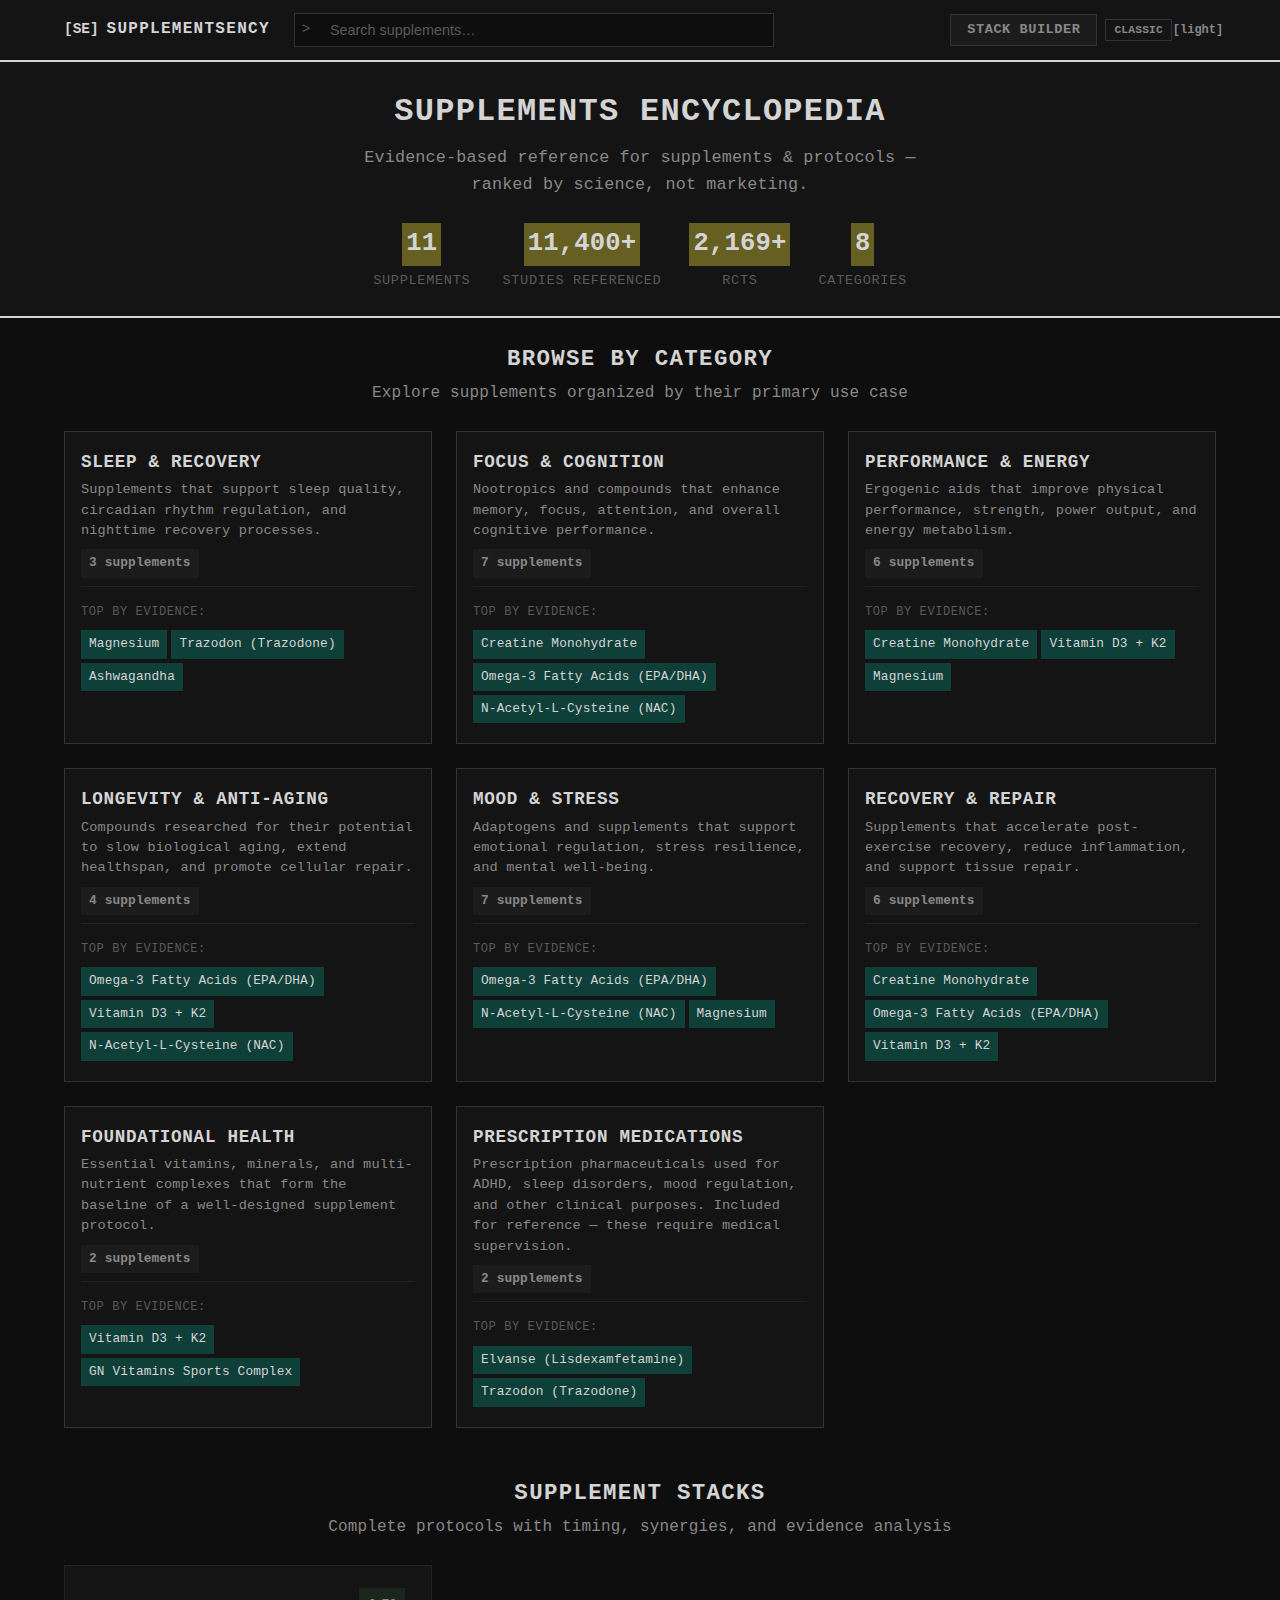
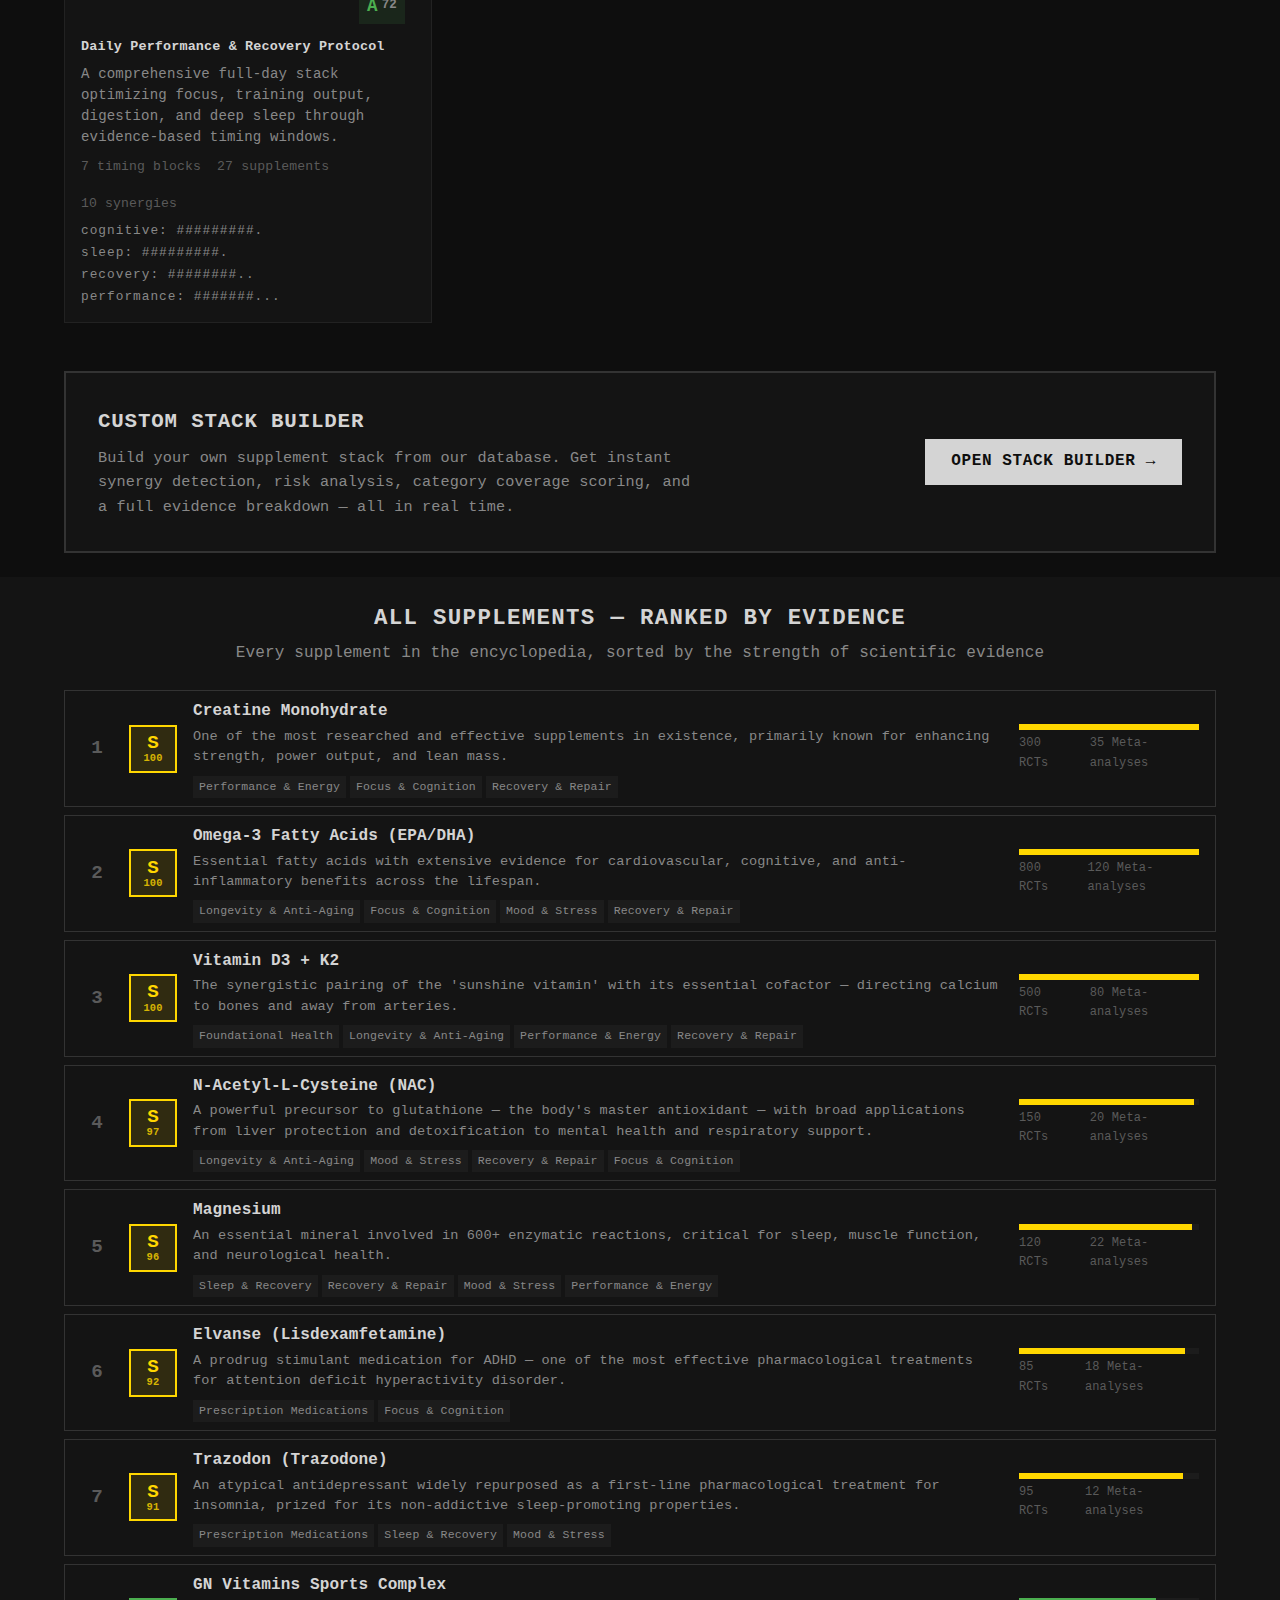
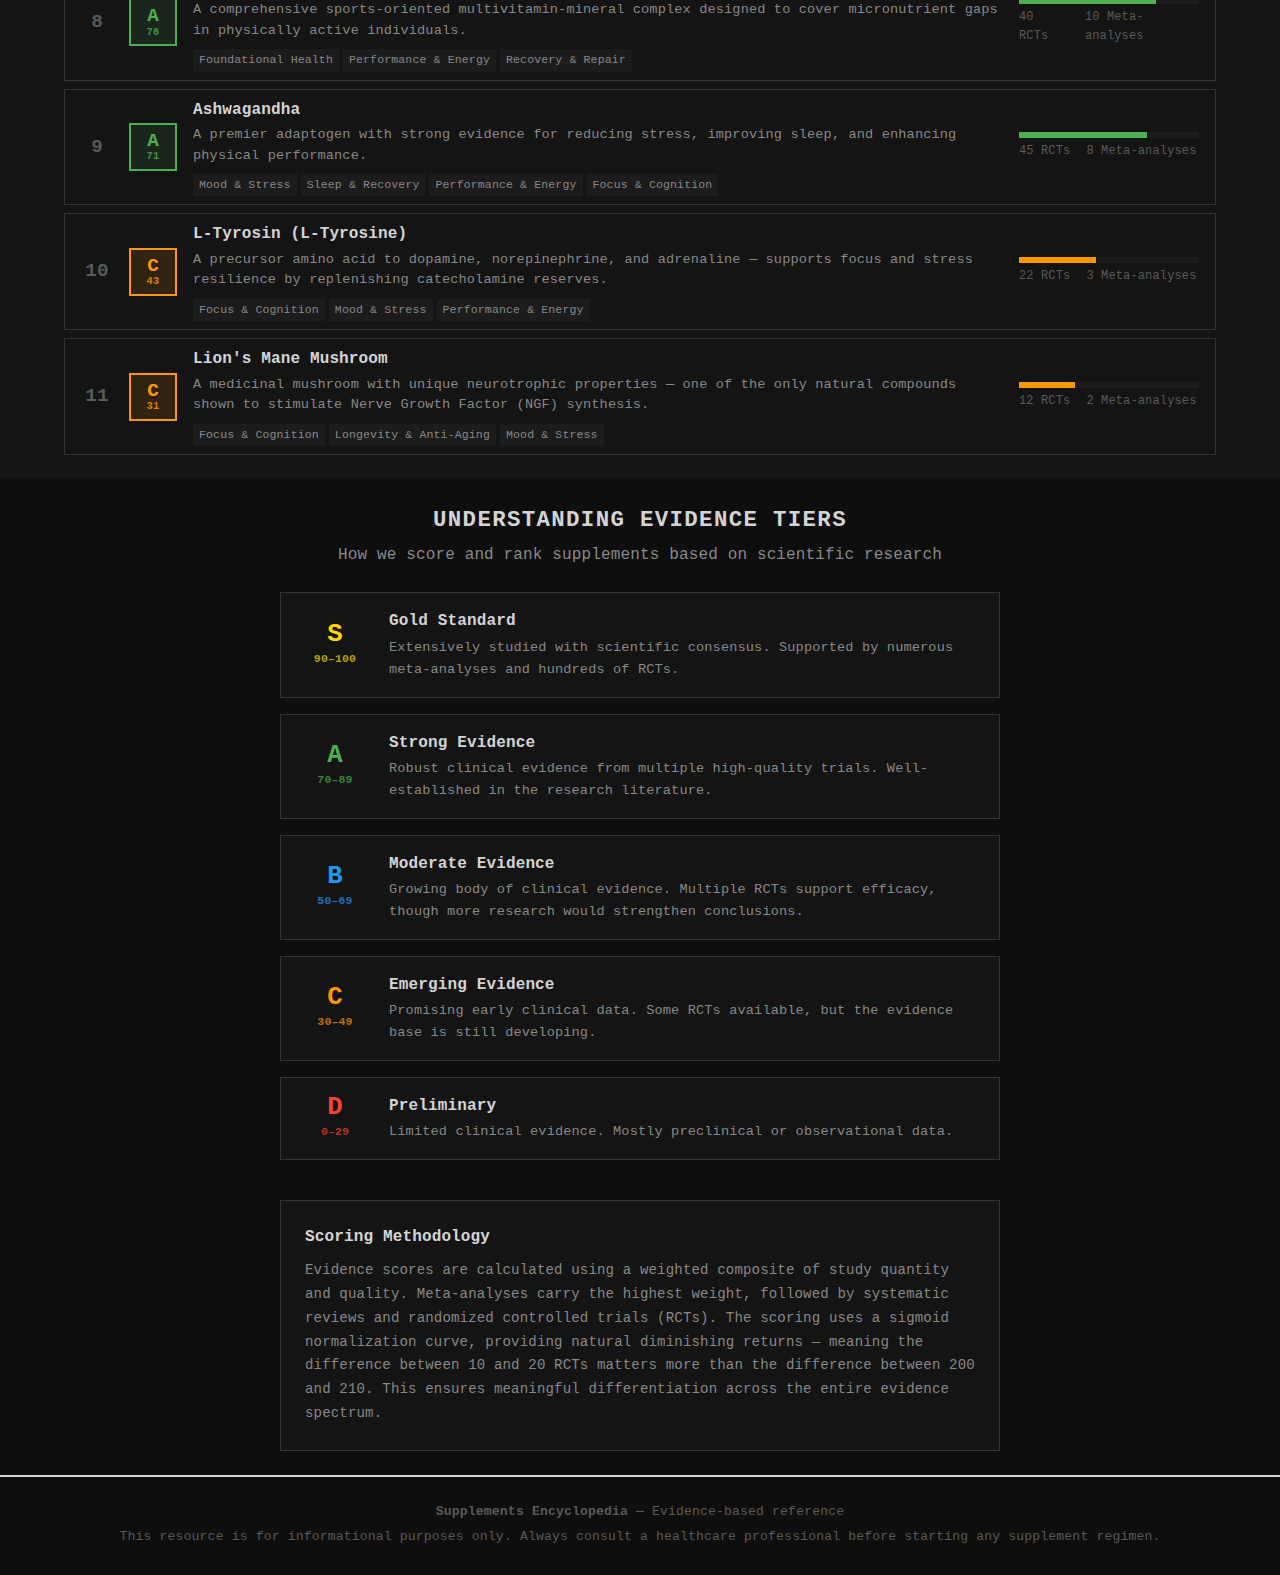
<file: index.html>
<!DOCTYPE html>
<html lang="en" data-theme="dark" data-style="typewriter">
<head>
  <meta charset="UTF-8">
  <meta name="viewport" content="width=device-width, initial-scale=1.0">
  <title>Supplements Encyclopedia — Evidence-Based Reference</title>
  <meta name="description" content="Evidence-based encyclopedia for supplements and protocols. Ranked by science, not marketing.">
  <link rel="stylesheet" href="css/style.css">
</head>
<body>

  <!-- Navbar -->
  <nav class="navbar">
    <div class="container navbar__inner">
      <a href="index.html" class="navbar__brand">
        <span class="navbar__brand-icon"><span class="si-e">🧪</span><span class="si-t">[SE]</span></span>
        <span>SupplementsEncy</span>
      </a>

      <div class="navbar__search">
        <span class="navbar__search-icon"><span class="si-e">🔍</span><span class="si-t">&gt;</span></span>
        <input 
          type="text" 
          id="search-input" 
          class="navbar__search-input" 
          placeholder="Search supplements…" 
          autocomplete="off"
        >
        <div id="search-results" class="search-results"></div>
      </div>

      <div class="navbar__actions">
        <a href="builder.html" class="navbar__builder-link"><span class="si-e">🛠️ </span>Stack Builder</a>
        <button id="style-toggle" class="style-toggle" title="Switch style">classic</button>
        <button id="theme-toggle" class="theme-toggle" title="Toggle theme">[T]</button>
      </div>
    </div>
  </nav>

  <!-- App Container -->
  <div id="app">
    <div class="hero">
      <div class="container">
        <p style="color: var(--text-tertiary); padding: 4rem 0;">Loading…</p>
      </div>
    </div>
  </div>

  <!-- Footer -->
  <footer class="footer">
    <div class="container">
      <p><strong>Supplements Encyclopedia</strong> — Evidence-based reference</p>
      <p>This resource is for informational purposes only. Always consult a healthcare professional before starting any supplement regimen.</p>
    </div>
  </footer>

  <!-- Scripts -->
  <script src="js/evidence.js"></script>
  <script src="js/render.js"></script>
  <script src="js/app.js"></script>
  <script>
    document.addEventListener('DOMContentLoaded', () => {
      App.initThemeToggle();
      App.initStyleToggle();
      App.initHomePage();
    });
  </script>

</body>
</html>
</file>
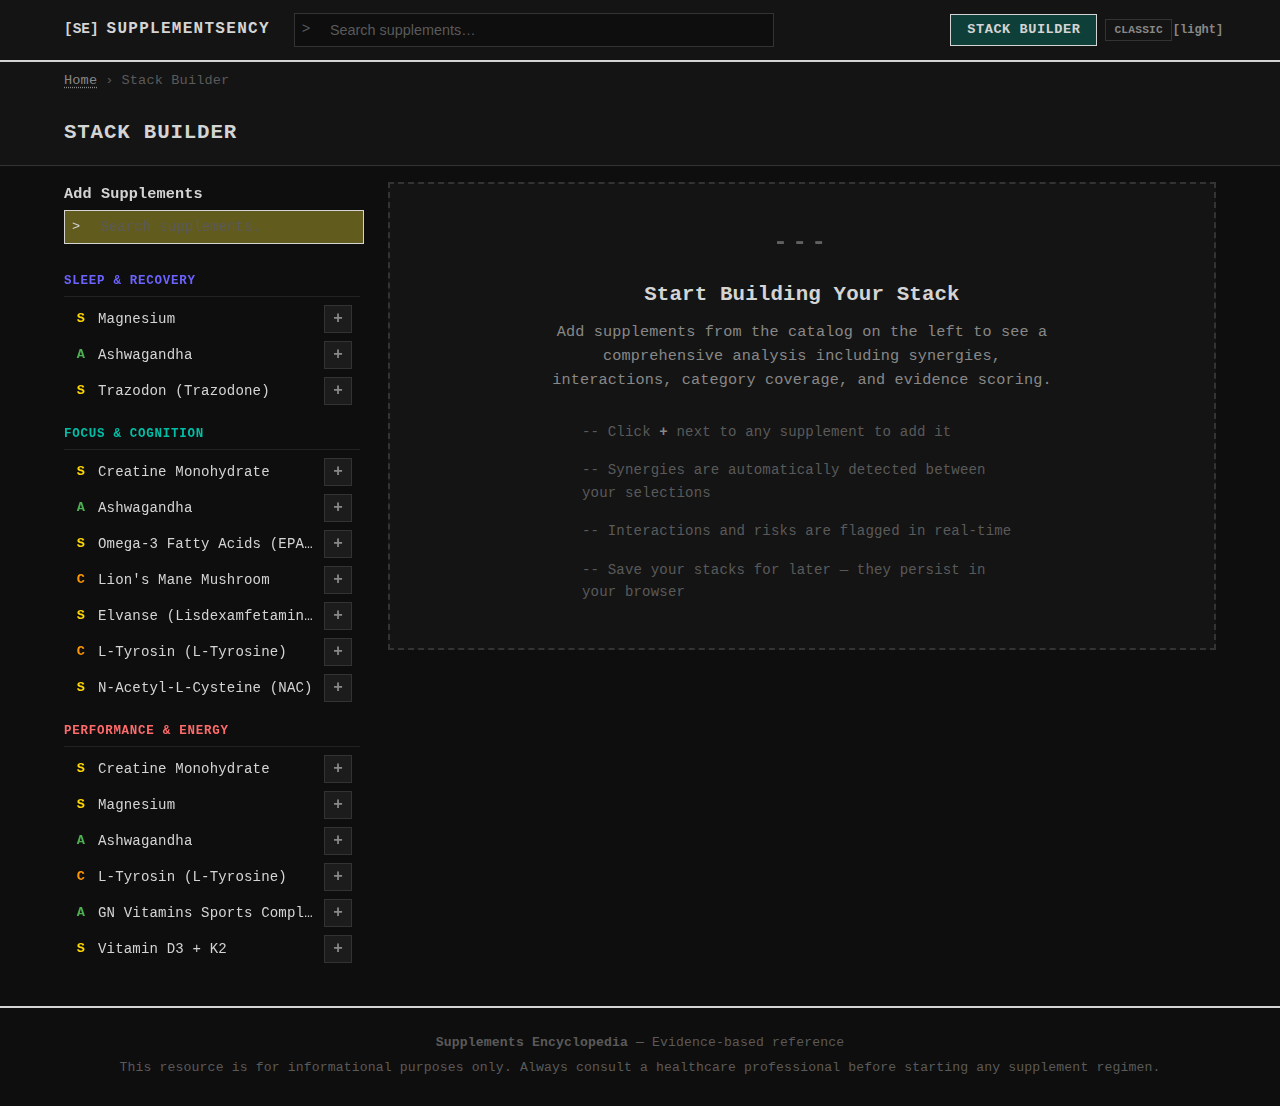
<file: builder.html>
<!DOCTYPE html>
<html lang="en" data-theme="dark" data-style="typewriter">
<head>
  <meta charset="UTF-8">
  <meta name="viewport" content="width=device-width, initial-scale=1.0">
  <title>Stack Builder — Supplements Encyclopedia</title>
  <meta name="description" content="Build and analyze custom supplement stacks with synergy detection, risk analysis, and evidence scoring.">
  <link rel="stylesheet" href="css/style.css">
</head>
<body>

  <!-- Navbar -->
  <nav class="navbar">
    <div class="container navbar__inner">
      <a href="index.html" class="navbar__brand">
        <span class="navbar__brand-icon"><span class="si-e">🧪</span><span class="si-t">[SE]</span></span>
        <span>SupplementsEncy</span>
      </a>

      <div class="navbar__search">
        <span class="navbar__search-icon"><span class="si-e">🔍</span><span class="si-t">&gt;</span></span>
        <input 
          type="text" 
          id="search-input" 
          class="navbar__search-input" 
          placeholder="Search supplements…" 
          autocomplete="off"
        >
        <div id="search-results" class="search-results"></div>
      </div>

      <div class="navbar__actions">
        <a href="builder.html" class="navbar__builder-link navbar__builder-link--active"><span class="si-e">🛠️ </span>Stack Builder</a>
        <button id="style-toggle" class="style-toggle" title="Switch style">classic</button>
        <button id="theme-toggle" class="theme-toggle" title="Toggle theme">[T]</button>
      </div>
    </div>
  </nav>

  <!-- App Container -->
  <div id="app">
    <div class="container" style="padding: 4rem 0; text-align: center;">
      <p style="color: var(--text-tertiary);">Loading Stack Builder…</p>
    </div>
  </div>

  <!-- Footer -->
  <footer class="footer">
    <div class="container">
      <p><strong>Supplements Encyclopedia</strong> — Evidence-based reference</p>
      <p>This resource is for informational purposes only. Always consult a healthcare professional before starting any supplement regimen.</p>
    </div>
  </footer>

  <!-- Scripts -->
  <script src="js/evidence.js"></script>
  <script src="js/render.js"></script>
  <script src="js/builder.js"></script>
  <script src="js/app.js"></script>
  <script>
    document.addEventListener('DOMContentLoaded', () => {
      App.initThemeToggle();
      App.initStyleToggle();
      StackBuilder.init();
    });
  </script>

</body>
</html>
</file>
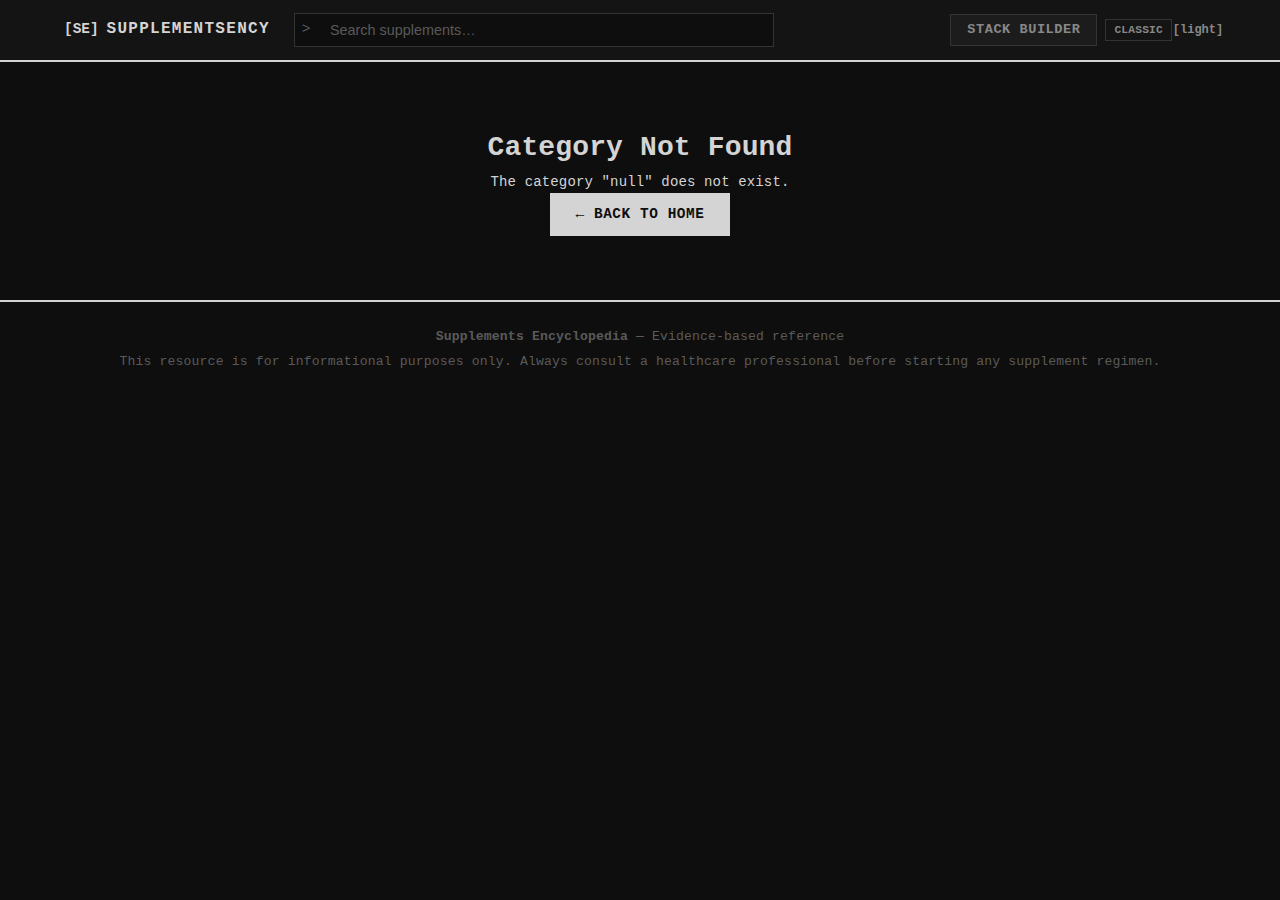
<file: category.html>
<!DOCTYPE html>
<html lang="en" data-theme="dark" data-style="typewriter">
<head>
  <meta charset="UTF-8">
  <meta name="viewport" content="width=device-width, initial-scale=1.0">
  <title>Category — Supplements Encyclopedia</title>
  <meta name="description" content="Browse supplements in this category, sorted by evidence strength or alphabetically.">
  <link rel="stylesheet" href="css/style.css">
</head>
<body>

  <!-- Navbar -->
  <nav class="navbar">
    <div class="container navbar__inner">
      <a href="index.html" class="navbar__brand">
        <span class="navbar__brand-icon"><span class="si-e">🧪</span><span class="si-t">[SE]</span></span>
        <span>SupplementsEncy</span>
      </a>

      <div class="navbar__search">
        <span class="navbar__search-icon"><span class="si-e">🔍</span><span class="si-t">&gt;</span></span>
        <input 
          type="text" 
          id="search-input" 
          class="navbar__search-input" 
          placeholder="Search supplements…" 
          autocomplete="off"
        >
        <div id="search-results" class="search-results"></div>
      </div>

      <div class="navbar__actions">
        <a href="builder.html" class="navbar__builder-link"><span class="si-e">🛠️ </span>Stack Builder</a>
        <button id="style-toggle" class="style-toggle" title="Switch style">classic</button>
        <button id="theme-toggle" class="theme-toggle" title="Toggle theme">[T]</button>
      </div>
    </div>
  </nav>

  <!-- App Container -->
  <div id="app">
    <div class="container" style="padding: 4rem 0; text-align: center;">
      <p style="color: var(--text-tertiary);">Loading…</p>
    </div>
  </div>

  <!-- Footer -->
  <footer class="footer">
    <div class="container">
      <p><strong>Supplements Encyclopedia</strong> — Evidence-based reference</p>
      <p>This resource is for informational purposes only. Always consult a healthcare professional before starting any supplement regimen.</p>
    </div>
  </footer>

  <!-- Scripts -->
  <script src="js/evidence.js"></script>
  <script src="js/render.js"></script>
  <script src="js/app.js"></script>
  <script>
    document.addEventListener('DOMContentLoaded', () => {
      App.initThemeToggle();
      App.initStyleToggle();
      App.initCategoryPage();
    });
  </script>

</body>
</html>
</file>
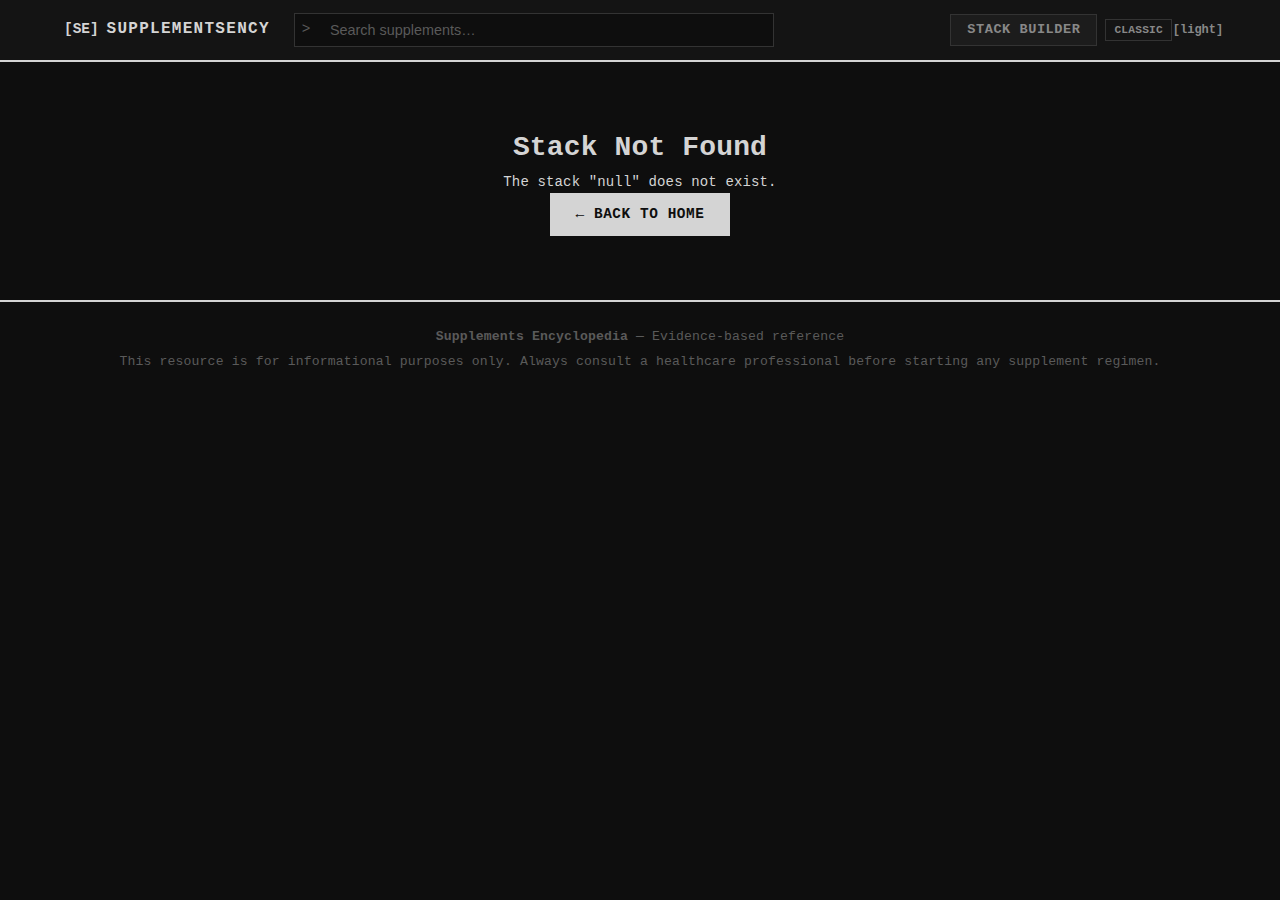
<file: stack.html>
<!DOCTYPE html>
<html lang="en" data-theme="dark" data-style="typewriter">
<head>
  <meta charset="UTF-8">
  <meta name="viewport" content="width=device-width, initial-scale=1.0">
  <title>Stack — Supplements Encyclopedia</title>
  <meta name="description" content="Detailed breakdown of a supplement stack with synergies, timing, and evidence analysis.">
  <link rel="stylesheet" href="css/style.css">
</head>
<body>

  <!-- Navbar -->
  <nav class="navbar">
    <div class="container navbar__inner">
      <a href="index.html" class="navbar__brand">
        <span class="navbar__brand-icon"><span class="si-e">🧪</span><span class="si-t">[SE]</span></span>
        <span>SupplementsEncy</span>
      </a>

      <div class="navbar__search">
        <span class="navbar__search-icon"><span class="si-e">🔍</span><span class="si-t">&gt;</span></span>
        <input 
          type="text" 
          id="search-input" 
          class="navbar__search-input" 
          placeholder="Search supplements…" 
          autocomplete="off"
        >
        <div id="search-results" class="search-results"></div>
      </div>

      <div class="navbar__actions">
        <a href="builder.html" class="navbar__builder-link"><span class="si-e">🛠️ </span>Stack Builder</a>
        <button id="style-toggle" class="style-toggle" title="Switch style">classic</button>
        <button id="theme-toggle" class="theme-toggle" title="Toggle theme">[T]</button>
      </div>
    </div>
  </nav>

  <!-- App Container -->
  <div id="app">
    <div class="container" style="padding: 4rem 0; text-align: center;">
      <p style="color: var(--text-tertiary);">Loading…</p>
    </div>
  </div>

  <!-- Footer -->
  <footer class="footer">
    <div class="container">
      <p><strong>Supplements Encyclopedia</strong> — Evidence-based reference</p>
      <p>This resource is for informational purposes only. Always consult a healthcare professional before starting any supplement regimen.</p>
    </div>
  </footer>

  <!-- Scripts -->
  <script src="js/evidence.js"></script>
  <script src="js/render.js"></script>
  <script src="js/app.js"></script>
  <script>
    document.addEventListener('DOMContentLoaded', () => {
      App.initThemeToggle();
      App.initStyleToggle();
      App.initStackPage();

      // Update page title dynamically
      App.loadData().then(({ stacks }) => {
        const params = new URLSearchParams(window.location.search);
        const id = params.get('id');
        if (stacks) {
          const stack = stacks.find(s => s.id === id);
          if (stack) {
            document.title = `${stack.name} — Supplements Encyclopedia`;
          }
        }
      });
    });
  </script>

</body>
</html>
</file>
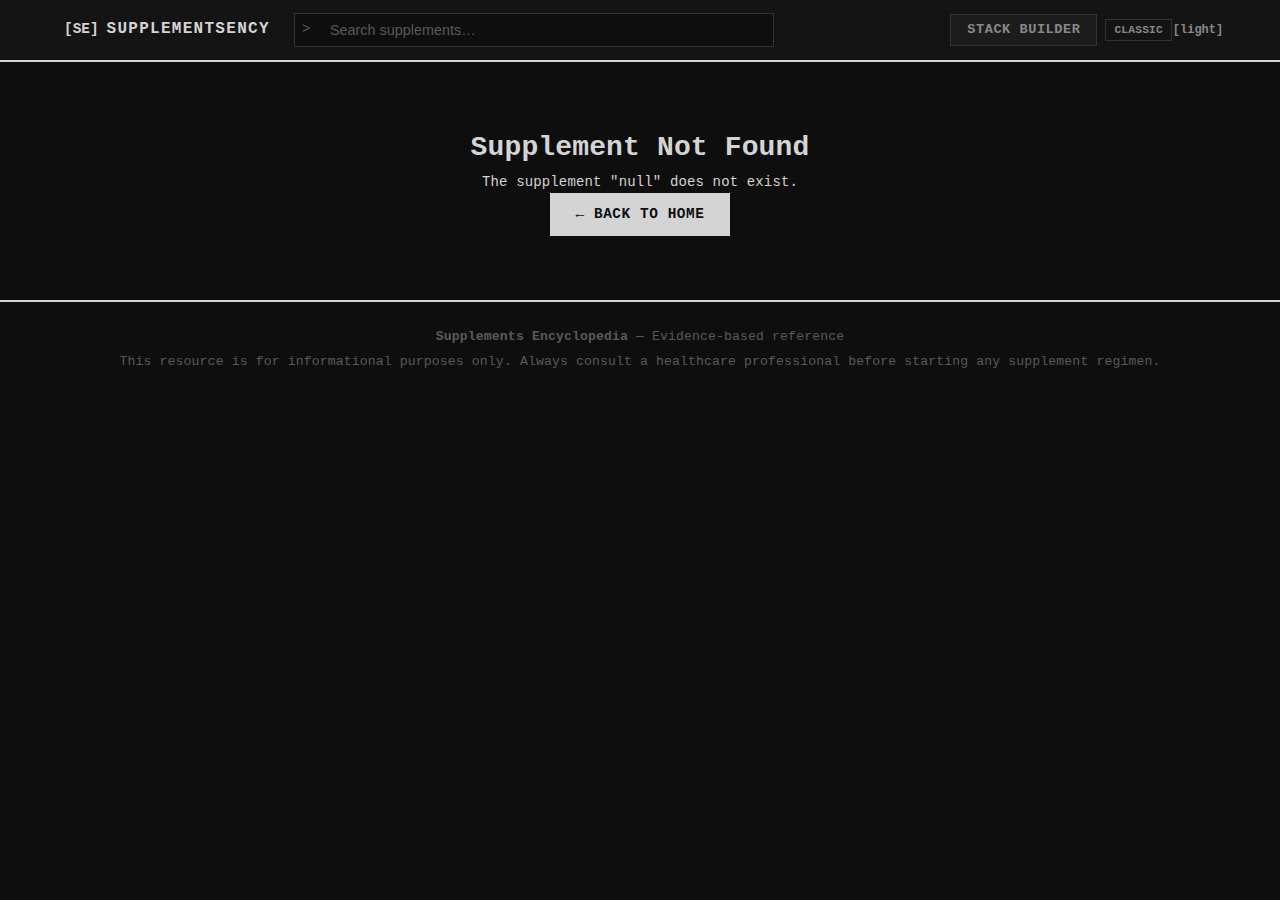
<file: supplement.html>
<!DOCTYPE html>
<html lang="en" data-theme="dark" data-style="typewriter">
<head>
  <meta charset="UTF-8">
  <meta name="viewport" content="width=device-width, initial-scale=1.0">
  <title>Supplement — Supplements Encyclopedia</title>
  <meta name="description" content="Detailed evidence-based information about this supplement.">
  <link rel="stylesheet" href="css/style.css">
</head>
<body>

  <!-- Navbar -->
  <nav class="navbar">
    <div class="container navbar__inner">
      <a href="index.html" class="navbar__brand">
        <span class="navbar__brand-icon"><span class="si-e">🧪</span><span class="si-t">[SE]</span></span>
        <span>SupplementsEncy</span>
      </a>

      <div class="navbar__search">
        <span class="navbar__search-icon"><span class="si-e">🔍</span><span class="si-t">&gt;</span></span>
        <input 
          type="text" 
          id="search-input" 
          class="navbar__search-input" 
          placeholder="Search supplements…" 
          autocomplete="off"
        >
        <div id="search-results" class="search-results"></div>
      </div>

      <div class="navbar__actions">
        <a href="builder.html" class="navbar__builder-link"><span class="si-e">🛠️ </span>Stack Builder</a>
        <button id="style-toggle" class="style-toggle" title="Switch style">classic</button>
        <button id="theme-toggle" class="theme-toggle" title="Toggle theme">[T]</button>
      </div>
    </div>
  </nav>

  <!-- App Container -->
  <div id="app">
    <div class="container" style="padding: 4rem 0; text-align: center;">
      <p style="color: var(--text-tertiary);">Loading…</p>
    </div>
  </div>

  <!-- Footer -->
  <footer class="footer">
    <div class="container">
      <p><strong>Supplements Encyclopedia</strong> — Evidence-based reference</p>
      <p>This resource is for informational purposes only. Always consult a healthcare professional before starting any supplement regimen.</p>
    </div>
  </footer>

  <!-- Scripts -->
  <script src="js/evidence.js"></script>
  <script src="js/render.js"></script>
  <script src="js/app.js"></script>
  <script>
    document.addEventListener('DOMContentLoaded', () => {
      App.initThemeToggle();
      App.initStyleToggle();
      App.initSupplementPage();

      // Update page title dynamically
      App.loadData().then(({ supplements }) => {
        const params = new URLSearchParams(window.location.search);
        const id = params.get('id');
        const supp = supplements.find(s => s.id === id);
        if (supp) {
          document.title = `${supp.name} — Supplements Encyclopedia`;
        }
      });
    });
  </script>

</body>
</html>
</file>
<file: css/style.css>
/* ══════════════════════════════════════════════════════════════
   SUPPLEMENTS ENCYCLOPEDIA — Main Stylesheet
   Typewriter edition — monospace, raw, textmarker highlights
   ══════════════════════════════════════════════════════════════ */

/* ──────────────────────────────
   CSS VARIABLES / THEME
   ────────────────────────────── */

:root {
  /* Base palette */
  --color-primary: #00BFA6;
  --color-primary-dark: #00897B;
  --color-primary-light: rgba(0, 191, 166, 0.12);

  /* Highlighter / textmarker colours */
  --marker-yellow: rgba(255, 235, 59, 0.35);
  --marker-green: rgba(76, 175, 80, 0.28);
  --marker-pink: rgba(233, 30, 99, 0.22);
  --marker-blue: rgba(33, 150, 243, 0.25);
  --marker-orange: rgba(255, 152, 0, 0.28);
  --marker-primary: rgba(0, 191, 166, 0.25);

  /* Font — monospace everywhere */
  --font-sans: 'Courier New', 'Courier', 'Liberation Mono', 'Consolas', monospace;
  --font-mono: 'Courier New', 'Courier', 'Liberation Mono', 'Consolas', monospace;

  /* Spacing */
  --space-xs: 0.25rem;
  --space-sm: 0.5rem;
  --space-md: 1rem;
  --space-lg: 1.5rem;
  --space-xl: 1.5rem;
  --space-2xl: 2rem;
  --space-3xl: 2.5rem;

  /* Radius — flat / minimal */
  --radius-sm: 0px;
  --radius-md: 0px;
  --radius-lg: 0px;
  --radius-xl: 0px;

  /* Transitions — snappier, less polish */
  --transition-fast: 80ms ease;
  --transition-normal: 120ms ease;

  /* Layout */
  --container-max: 1200px;
  --sidebar-width: 260px;
}

/* Dark theme (default) */
[data-theme="dark"] {
  --bg-primary: #0e0e0e;
  --bg-secondary: #141414;
  --bg-tertiary: #1c1c1c;
  --bg-card: #141414;
  --bg-card-hover: #1a1a1a;
  --bg-input: #0e0e0e;

  --text-primary: #d4d4d4;
  --text-secondary: #888888;
  --text-tertiary: #5a5a5a;
  --text-link: #d4d4d4;

  --border-primary: #333333;
  --border-secondary: #222222;

  --shadow-sm: none;
  --shadow-md: none;
  --shadow-lg: none;
}

/* Light theme */
[data-theme="light"] {
  --bg-primary: #faf8f5;
  --bg-secondary: #f0ece6;
  --bg-tertiary: #e6e1d9;
  --bg-card: #faf8f5;
  --bg-card-hover: #f0ece6;
  --bg-input: #f0ece6;

  --text-primary: #1a1a1a;
  --text-secondary: #555555;
  --text-tertiary: #888888;
  --text-link: #1a1a1a;

  --border-primary: #c8c0b4;
  --border-secondary: #ddd6cc;

  --shadow-sm: none;
  --shadow-md: none;
  --shadow-lg: none;
}


/* ──────────────────────────────
   RESET & BASE
   ────────────────────────────── */

*, *::before, *::after {
  box-sizing: border-box;
  margin: 0;
  padding: 0;
}

html {
  scroll-behavior: smooth;
  -webkit-font-smoothing: antialiased;
  -moz-osx-font-smoothing: grayscale;
}

body {
  font-family: var(--font-mono);
  font-size: 14px;
  line-height: 1.6;
  color: var(--text-primary);
  background: var(--bg-primary);
  min-height: 100vh;
  letter-spacing: 0.01em;
}

a {
  color: var(--text-link);
  text-decoration: underline;
  text-decoration-style: dotted;
  text-underline-offset: 3px;
  transition: color var(--transition-fast);
}
a:hover {
  background: var(--marker-primary);
  text-decoration: none;
}

img {
  max-width: 100%;
  display: block;
}

ul, ol {
  list-style: none;
}

button {
  font-family: inherit;
  cursor: pointer;
  border: none;
  background: none;
}


/* ──────────────────────────────
   LAYOUT
   ────────────────────────────── */

.container {
  max-width: var(--container-max);
  margin: 0 auto;
  padding: 0 var(--space-lg);
}


/* ──────────────────────────────
   NAVBAR
   ────────────────────────────── */

.navbar {
  position: sticky;
  top: 0;
  z-index: 100;
  background: var(--bg-secondary);
  border-bottom: 2px solid var(--text-primary);
}

.navbar__inner {
  display: flex;
  align-items: center;
  gap: var(--space-lg);
  height: 60px;
}

.navbar__brand {
  display: flex;
  align-items: center;
  gap: var(--space-sm);
  color: var(--text-primary);
  font-weight: 700;
  font-size: 1rem;
  white-space: nowrap;
  text-decoration: none;
  text-transform: uppercase;
  letter-spacing: 0.08em;
}
.navbar__brand:hover {
  background: var(--marker-yellow);
  text-decoration: none;
}

.navbar__brand-icon {
  font-size: 1.4rem;
}

.navbar__search {
  flex: 1;
  max-width: 480px;
  position: relative;
}

.navbar__search-input {
  width: 100%;
  padding: var(--space-sm) var(--space-md);
  padding-left: 2.2rem;
  border: 1px solid var(--border-primary);
  border-radius: var(--radius-md);
  background: var(--bg-input);
  color: var(--text-primary);
  font-size: 0.9rem;
  transition: border-color var(--transition-fast), box-shadow var(--transition-fast);
}
.navbar__search-input::placeholder {
  color: var(--text-tertiary);
}
.navbar__search-input:focus {
  outline: none;
  border-color: var(--text-primary);
  background: var(--marker-yellow);
}

.navbar__search-icon {
  position: absolute;
  left: var(--space-sm);
  top: 50%;
  transform: translateY(-50%);
  color: var(--text-tertiary);
  font-size: 0.9rem;
  pointer-events: none;
}

.navbar__actions {
  display: flex;
  align-items: center;
  gap: var(--space-sm);
  margin-left: auto;
}

.theme-toggle {
  width: 36px;
  height: 36px;
  border-radius: var(--radius-sm);
  display: flex;
  align-items: center;
  justify-content: center;
  font-size: 1.2rem;
  color: var(--text-secondary);
  transition: background var(--transition-fast);
}
.theme-toggle:hover {
  background: var(--bg-tertiary);
}


/* ──────────────────────────────
   SEARCH RESULTS DROPDOWN
   ────────────────────────────── */

.search-results {
  position: absolute;
  top: calc(100% + 4px);
  left: 0;
  right: 0;
  background: var(--bg-card);
  border: 1px solid var(--border-primary);
  border-radius: var(--radius-md);
  box-shadow: var(--shadow-lg);
  max-height: 400px;
  overflow-y: auto;
  display: none;
  z-index: 999;
}
.search-results.active {
  display: block;
}

.search-result {
  display: flex;
  align-items: center;
  gap: var(--space-md);
  padding: var(--space-sm) var(--space-md);
  color: var(--text-primary);
  transition: background var(--transition-fast);
}
.search-result:hover {
  background: var(--bg-card-hover);
  color: var(--text-primary);
}

.search-result__badge {
  font-weight: 800;
  font-size: 1.1rem;
  min-width: 24px;
  text-align: center;
}

.search-result__name {
  font-weight: 600;
  display: block;
}

.search-result__cats {
  font-size: 0.8rem;
  color: var(--text-tertiary);
}

.search-result--empty {
  color: var(--text-secondary);
  justify-content: center;
  padding: var(--space-lg);
}


/* ──────────────────────────────
   HERO
   ────────────────────────────── */

.hero {
  padding: var(--space-xl) 0;
  text-align: center;
  background: var(--bg-secondary);
  border-bottom: 2px solid var(--text-primary);
}

.hero__title {
  font-size: 2rem;
  font-weight: 700;
  letter-spacing: 0.04em;
  text-transform: uppercase;
  margin-bottom: var(--space-sm);
  color: var(--text-primary);
}

.hero__subtitle {
  font-size: 1.05rem;
  color: var(--text-secondary);
  max-width: 600px;
  margin: 0 auto var(--space-lg);
  line-height: 1.6;
}

.hero__stats {
  display: flex;
  justify-content: center;
  gap: var(--space-2xl);
  flex-wrap: wrap;
}

.hero__stat {
  text-align: center;
}

.hero__stat-value {
  display: inline-block;
  font-size: 1.6rem;
  font-weight: 700;
  color: var(--text-primary);
  background: var(--marker-yellow);
  padding: 0 4px;
}

.hero__stat-label {
  display: block;
  font-size: 0.85rem;
  color: var(--text-tertiary);
  text-transform: uppercase;
  letter-spacing: 0.05em;
  margin-top: var(--space-xs);
}


/* ──────────────────────────────
   SECTIONS
   ────────────────────────────── */

.section {
  padding: var(--space-xl) 0;
}

.section--alt {
  background: var(--bg-secondary);
}

.section__header {
  text-align: center;
  margin-bottom: var(--space-lg);
}

.section__title {
  font-size: 1.4rem;
  font-weight: 700;
  margin-bottom: var(--space-xs);
}

.section__subtitle {
  color: var(--text-secondary);
  font-size: 1rem;
}


/* ──────────────────────────────
   CATEGORY CARDS GRID
   ────────────────────────────── */

.categories-grid {
  display: grid;
  grid-template-columns: repeat(auto-fill, minmax(340px, 1fr));
  gap: var(--space-lg);
}

.category-card {
  display: block;
  padding: var(--space-md);
  background: var(--bg-card);
  border: 1px solid var(--border-primary);
  border-radius: var(--radius-md);
  transition: background var(--transition-fast);
  color: var(--text-primary);
  text-decoration: none;
}
.category-card:hover {
  background: var(--bg-card-hover);
  color: var(--text-primary);
  text-decoration: none;
}

.category-card__icon {
  font-size: 1.8rem;
  margin-bottom: var(--space-sm);
  display: none;
}

.category-card__name {
  font-size: 1.1rem;
  font-weight: 700;
  margin-bottom: var(--space-xs);
}

.category-card__description {
  color: var(--text-secondary);
  font-size: 0.85rem;
  line-height: 1.5;
  margin-bottom: var(--space-sm);
}

.category-card__count {
  display: inline-block;
  padding: var(--space-xs) var(--space-sm);
  background: var(--bg-tertiary);
  border-radius: var(--radius-sm);
  font-size: 0.8rem;
  font-weight: 600;
  color: var(--text-secondary);
  margin-bottom: var(--space-sm);
}

.category-card__top {
  border-top: 1px solid var(--border-secondary);
  padding-top: var(--space-md);
}

.category-card__top-label {
  display: block;
  font-size: 0.75rem;
  color: var(--text-tertiary);
  text-transform: uppercase;
  letter-spacing: 0.05em;
  margin-bottom: var(--space-sm);
}

.category-card__top-item {
  display: inline-block;
  padding: var(--space-xs) var(--space-sm);
  background: var(--marker-primary);
  color: var(--text-primary);
  border-radius: var(--radius-sm);
  font-size: 0.8rem;
  font-weight: 500;
  margin-right: var(--space-xs);
  margin-bottom: var(--space-xs);
}


/* ──────────────────────────────
   SUPPLEMENT LIST (Ranked)
   ────────────────────────────── */

.supplement-list {
  display: flex;
  flex-direction: column;
  gap: var(--space-sm);
}

.supplement-row {
  display: flex;
  align-items: center;
  gap: var(--space-md);
  padding: var(--space-sm) var(--space-md);
  background: var(--bg-card);
  border: 1px solid var(--border-primary);
  border-radius: var(--radius-md);
  transition: transform var(--transition-fast), box-shadow var(--transition-fast), border-color var(--transition-fast);
  color: var(--text-primary);
  text-decoration: none;
}
.supplement-row:hover {
  background: var(--bg-card-hover);
  border-color: var(--text-primary);
  color: var(--text-primary);
}

.supplement-row__rank {
  font-size: 1.2rem;
  font-weight: 800;
  color: var(--text-tertiary);
  min-width: 32px;
  text-align: center;
}

.supplement-row__badge {
  flex-shrink: 0;
}

.supplement-row__info {
  flex: 1;
  min-width: 0;
}

.supplement-row__name {
  font-size: 1rem;
  font-weight: 700;
  margin-bottom: 2px;
}

.supplement-row__tagline {
  color: var(--text-secondary);
  font-size: 0.85rem;
  line-height: 1.5;
  margin-bottom: var(--space-sm);
  display: -webkit-box;
  -webkit-line-clamp: 2;
  -webkit-box-orient: vertical;
  overflow: hidden;
}

.supplement-row__categories {
  display: flex;
  flex-wrap: wrap;
  gap: var(--space-xs);
}

.supplement-row__cat {
  font-size: 0.72rem;
  padding: 2px 6px;
  border-radius: var(--radius-sm);
  background: var(--bg-tertiary);
  color: var(--text-secondary);
  white-space: nowrap;
}

.supplement-row__evidence {
  flex-shrink: 0;
  width: 180px;
  display: flex;
  flex-direction: column;
  gap: var(--space-xs);
}

.supplement-row__stats {
  display: flex;
  gap: var(--space-md);
  font-size: 0.75rem;
  color: var(--text-tertiary);
}


/* ──────────────────────────────
   EVIDENCE BADGE
   ────────────────────────────── */

.evidence-badge {
  display: flex;
  flex-direction: column;
  align-items: center;
  justify-content: center;
  width: 48px;
  height: 48px;
  border-radius: var(--radius-md);
  background: var(--badge-bg);
  border: 2px solid var(--badge-color);
  flex-shrink: 0;
}

.evidence-badge--small {
  width: 38px;
  height: 38px;
}

.evidence-badge__tier {
  font-size: 1.2rem;
  font-weight: 900;
  color: var(--badge-color);
  line-height: 1;
}

.evidence-badge--small .evidence-badge__tier {
  font-size: 1rem;
}

.evidence-badge__score {
  font-size: 0.65rem;
  font-weight: 700;
  color: var(--badge-color);
  opacity: 0.8;
  line-height: 1;
}


/* ──────────────────────────────
   EVIDENCE BAR
   ────────────────────────────── */

.evidence-bar {
  height: 6px;
  background: var(--bg-tertiary);
  border-radius: 3px;
  overflow: hidden;
}

.evidence-bar__fill {
  height: 100%;
  border-radius: 3px;
  transition: width 0.8s cubic-bezier(0.22, 1, 0.36, 1);
}


/* ──────────────────────────────
   EVIDENCE DETAIL (Supplement page)
   ────────────────────────────── */

.evidence-detail {
  background: var(--bg-card);
  border: 1px solid var(--border-primary);
  border-radius: var(--radius-lg);
  padding: var(--space-lg);
}

.evidence-detail__header {
  display: flex;
  gap: var(--space-md);
  align-items: flex-start;
  margin-bottom: var(--space-md);
}

.evidence-detail__label {
  font-size: 1rem;
  font-weight: 700;
  margin-bottom: 2px;
}

.evidence-detail__description {
  font-size: 0.85rem;
  color: var(--text-secondary);
  line-height: 1.5;
}

.evidence-detail__breakdown {
  display: grid;
  grid-template-columns: repeat(5, 1fr);
  gap: var(--space-sm);
  margin-top: var(--space-md);
  padding-top: var(--space-md);
  border-top: 1px solid var(--border-secondary);
}

.evidence-stat {
  text-align: center;
}

.evidence-stat__value {
  display: inline-block;
  font-size: 1.2rem;
  font-weight: 700;
  color: var(--text-primary);
  background: var(--marker-yellow);
  padding: 0 3px;
}

.evidence-stat__label {
  display: block;
  font-size: 0.65rem;
  color: var(--text-tertiary);
  text-transform: uppercase;
  letter-spacing: 0.03em;
  margin-top: 2px;
}


/* ──────────────────────────────
   SORT CONTROLS
   ────────────────────────────── */

.sort-controls {
  display: flex;
  align-items: center;
  gap: var(--space-sm);
  margin-bottom: var(--space-xl);
}

.sort-controls__label {
  font-size: 0.9rem;
  color: var(--text-secondary);
  margin-right: var(--space-sm);
}

.sort-btn {
  padding: var(--space-sm) var(--space-md);
  border-radius: var(--radius-md);
  font-size: 0.85rem;
  font-weight: 600;
  color: var(--text-secondary);
  background: var(--bg-tertiary);
  border: 1px solid var(--border-primary);
  transition: all var(--transition-fast);
}
.sort-btn:hover {
  color: var(--text-primary);
  border-color: var(--text-primary);
}
.sort-btn--active {
  background: var(--marker-yellow);
  color: var(--text-primary);
  border-color: var(--text-primary);
}


/* ──────────────────────────────
   CATEGORY HERO
   ────────────────────────────── */

.category-hero {
  padding: var(--space-lg) 0 var(--space-xl);
  background: var(--bg-secondary);
  border-bottom: 1px solid var(--border-primary);
}

.category-hero__icon {
  font-size: 2.2rem;
  margin-bottom: var(--space-sm);
  display: none;
}

.category-hero__title {
  font-size: 1.6rem;
  font-weight: 700;
  margin-bottom: var(--space-xs);
  text-transform: uppercase;
  letter-spacing: 0.04em;
}

.category-hero__description {
  color: var(--text-secondary);
  font-size: 1.05rem;
  max-width: 600px;
  margin-bottom: var(--space-md);
}

.category-hero__count {
  display: inline-block;
  padding: var(--space-xs) var(--space-md);
  background: var(--bg-tertiary);
  border-radius: var(--radius-sm);
  font-size: 0.85rem;
  font-weight: 600;
  color: var(--text-secondary);
}


/* ──────────────────────────────
   BREADCRUMB
   ────────────────────────────── */

.breadcrumb {
  display: flex;
  align-items: center;
  gap: var(--space-sm);
  font-size: 0.85rem;
  color: var(--text-tertiary);
  margin-bottom: var(--space-xl);
}

.breadcrumb a {
  color: var(--text-secondary);
}
.breadcrumb a:hover {
  background: var(--marker-primary);
  color: var(--text-primary);
}

.breadcrumb__sep {
  color: var(--text-tertiary);
}


/* ──────────────────────────────
   SUPPLEMENT HERO
   ────────────────────────────── */

.supplement-hero {
  padding: var(--space-lg) 0 var(--space-xl);
  background: var(--bg-secondary);
  border-bottom: 1px solid var(--border-primary);
}

.supplement-hero__header {
  display: flex;
  gap: var(--space-2xl);
  align-items: flex-start;
}

.supplement-hero__text {
  flex: 1;
}

.supplement-hero__title {
  font-size: 1.6rem;
  font-weight: 700;
  margin-bottom: var(--space-xs);
  letter-spacing: 0.02em;
  text-transform: uppercase;
}

.supplement-hero__aliases {
  color: var(--text-tertiary);
  font-size: 0.9rem;
  font-style: italic;
  margin-bottom: var(--space-md);
}

.supplement-hero__tagline {
  color: var(--text-secondary);
  font-size: 1.05rem;
  line-height: 1.7;
  margin-bottom: var(--space-lg);
  max-width: 640px;
}

.supplement-hero__categories {
  display: flex;
  flex-wrap: wrap;
  gap: var(--space-sm);
}

.supplement-hero__evidence {
  flex-shrink: 0;
  width: 340px;
}


/* ──────────────────────────────
   CATEGORY TAGS
   ────────────────────────────── */

.category-tag {
  display: inline-flex;
  align-items: center;
  gap: var(--space-xs);
  padding: var(--space-xs) var(--space-md);
  border-radius: var(--radius-xl);
  font-size: 0.82rem;
  font-weight: 600;
  background: var(--bg-tertiary);
  color: var(--text-secondary);
  border: 1px solid var(--border-primary);
  transition: all var(--transition-fast);
}
.category-tag:hover {
  border-color: var(--text-primary);
  background: var(--marker-primary);
  color: var(--text-primary);
}


/* ──────────────────────────────
   SUPPLEMENT CONTENT LAYOUT
   ────────────────────────────── */

.supplement-content {
  padding: var(--space-lg) 0;
}

.supplement-layout {
  display: flex;
  gap: var(--space-2xl);
  align-items: flex-start;
}

.supplement-sidebar {
  position: sticky;
  top: 80px;
  width: var(--sidebar-width);
  flex-shrink: 0;
  display: flex;
  flex-direction: column;
  gap: var(--space-lg);
}

.supplement-main {
  flex: 1;
  min-width: 0;
}


/* ──────────────────────────────
   SIDEBAR NAV
   ────────────────────────────── */

.sidebar-nav {
  background: var(--bg-card);
  border: 1px solid var(--border-primary);
  border-radius: var(--radius-md);
  padding: var(--space-md);
}

.sidebar-nav__title {
  font-size: 0.8rem;
  text-transform: uppercase;
  letter-spacing: 0.06em;
  color: var(--text-tertiary);
  margin-bottom: var(--space-sm);
  padding: 0 var(--space-sm);
}

.sidebar-nav__list {
  display: flex;
  flex-direction: column;
  gap: 0;
}

.sidebar-nav__link {
  display: block;
  padding: var(--space-xs) var(--space-sm);
  font-size: 0.85rem;
  color: var(--text-secondary);
  border-radius: var(--radius-sm);
  border-left: 2px solid transparent;
  transition: all var(--transition-fast);
}
.sidebar-nav__link:hover {
  color: var(--text-primary);
  background: var(--bg-tertiary);
}
.sidebar-nav__link.active {
  color: var(--text-primary);
  border-left-color: var(--text-primary);
  background: var(--marker-yellow);
}


/* ──────────────────────────────
   SIDEBAR QUICK FACTS
   ────────────────────────────── */

.sidebar-quickfacts {
  background: var(--bg-card);
  border: 1px solid var(--border-primary);
  border-radius: var(--radius-md);
  padding: var(--space-md);
}

.sidebar-quickfacts__title {
  font-size: 0.8rem;
  text-transform: uppercase;
  letter-spacing: 0.06em;
  color: var(--text-tertiary);
  margin-bottom: var(--space-md);
}

.sidebar-quickfacts__item {
  display: flex;
  flex-direction: column;
  padding: var(--space-sm) 0;
  border-bottom: 1px solid var(--border-secondary);
}
.sidebar-quickfacts__item:last-child {
  border-bottom: none;
}

.sidebar-quickfacts__label {
  font-size: 0.72rem;
  color: var(--text-tertiary);
  text-transform: uppercase;
  letter-spacing: 0.03em;
}

.sidebar-quickfacts__value {
  font-size: 0.88rem;
  font-weight: 600;
  color: var(--text-primary);
  margin-top: 2px;
}


/* ──────────────────────────────
   CONTENT SECTIONS
   ────────────────────────────── */

.content-section {
  margin-bottom: var(--space-lg);
  padding-bottom: var(--space-lg);
  border-bottom: 1px solid var(--border-secondary);
}
.content-section:last-child {
  border-bottom: none;
  margin-bottom: 0;
  padding-bottom: 0;
}

.content-section__title {
  font-size: 1.1rem;
  font-weight: 700;
  text-transform: uppercase;
  letter-spacing: 0.06em;
  margin-bottom: var(--space-sm);
  padding: 0 4px;
  background: var(--marker-yellow);
  display: inline-block;
}

.content-section__body {
  color: var(--text-secondary);
  line-height: 1.8;
  font-size: 0.95rem;
}

.content-section__body p {
  margin-bottom: var(--space-md);
}
.content-section__body p:last-child {
  margin-bottom: 0;
}


/* ──────────────────────────────
   CONTENT LISTS
   ────────────────────────────── */

.content-list {
  display: flex;
  flex-direction: column;
  gap: var(--space-sm);
}

.content-list__item {
  position: relative;
  padding-left: var(--space-lg);
  color: var(--text-secondary);
  line-height: 1.7;
}

.content-list__item::before {
  content: '--';
  position: absolute;
  left: 0;
  top: 0;
  font-weight: 700;
  color: var(--text-tertiary);
}


/* ──────────────────────────────
   FORMS GRID
   ────────────────────────────── */

.forms-grid {
  display: grid;
  grid-template-columns: repeat(auto-fill, minmax(260px, 1fr));
  gap: var(--space-md);
}

.form-card {
  padding: var(--space-md);
  background: var(--bg-secondary);
  border: 1px solid var(--border-primary);
  border-radius: var(--radius-md);
  transition: border-color var(--transition-fast);
}

.form-card--recommended {
  border-color: var(--text-primary);
  background: var(--marker-green);
}

.form-card__header {
  display: flex;
  justify-content: space-between;
  align-items: center;
  margin-bottom: var(--space-sm);
  gap: var(--space-sm);
}

.form-card__name {
  font-size: 0.95rem;
  font-weight: 700;
  color: var(--text-primary);
}

.form-card__badge {
  font-size: 0.72rem;
  font-weight: 700;
  color: var(--text-primary);
  background: var(--marker-green);
  padding: 2px 8px;
  border-radius: var(--radius-sm);
  white-space: nowrap;
}

.form-card--recommended .form-card__badge {
  background: var(--marker-green);
}

.form-card__description {
  font-size: 0.85rem;
  color: var(--text-secondary);
  line-height: 1.6;
}


/* ──────────────────────────────
   DOSAGE GRID
   ────────────────────────────── */

.dosage-grid {
  display: grid;
  grid-template-columns: repeat(auto-fill, minmax(240px, 1fr));
  gap: var(--space-md);
  margin-bottom: var(--space-md);
}

.dosage-item {
  padding: var(--space-md);
  background: var(--bg-secondary);
  border: 1px solid var(--border-primary);
  border-radius: var(--radius-md);
}

.dosage-item--highlight {
  border-color: var(--text-primary);
  background: var(--marker-yellow);
}

.dosage-item__label {
  font-size: 0.75rem;
  text-transform: uppercase;
  letter-spacing: 0.05em;
  color: var(--text-tertiary);
  margin-bottom: var(--space-xs);
}

.dosage-item__value {
  font-size: 0.9rem;
  color: var(--text-primary);
  line-height: 1.6;
}

.dosage-notes {
  padding: var(--space-md);
  background: var(--marker-yellow);
  border-left: 3px solid var(--text-primary);
  border-radius: 0;
  font-size: 0.88rem;
  color: var(--text-secondary);
  line-height: 1.7;
}


/* ──────────────────────────────
   INTERACTIONS
   ────────────────────────────── */

.interactions-list {
  display: flex;
  flex-direction: column;
  gap: var(--space-md);
}

.interaction {
  padding: var(--space-md);
  border-radius: var(--radius-md);
  border: 1px solid var(--border-primary);
  background: var(--bg-secondary);
}

.interaction__header {
  display: flex;
  justify-content: space-between;
  align-items: center;
  margin-bottom: var(--space-sm);
}

.interaction__substance {
  font-size: 0.95rem;
  font-weight: 700;
  color: var(--text-primary);
}

.interaction__severity {
  font-size: 0.72rem;
  font-weight: 700;
  text-transform: uppercase;
  letter-spacing: 0.05em;
  padding: 2px 8px;
  border-radius: var(--radius-sm);
}

.interaction--mild .interaction__severity {
  background: rgba(255, 193, 7, 0.15);
  color: #FFB300;
}

.interaction--moderate .interaction__severity {
  background: rgba(255, 152, 0, 0.15);
  color: #FF9800;
}

.interaction--severe .interaction__severity {
  background: rgba(244, 67, 54, 0.15);
  color: #F44336;
}

.interaction__effect {
  font-size: 0.88rem;
  color: var(--text-secondary);
  line-height: 1.6;
}


/* ──────────────────────────────
   KEY FINDINGS
   ────────────────────────────── */

.findings-list {
  display: flex;
  flex-direction: column;
  gap: var(--space-md);
}

.finding {
  padding: var(--space-md);
  background: var(--bg-secondary);
  border: 1px solid var(--border-primary);
  border-radius: var(--radius-md);
  border-left: 3px solid var(--border-primary);
}

.finding--high {
  border-left-color: var(--text-primary);
  background: var(--marker-green);
}

.finding--moderate {
  border-left-color: var(--text-tertiary);
  background: var(--marker-yellow);
}

.finding__quality {
  font-size: 0.72rem;
  font-weight: 700;
  text-transform: uppercase;
  letter-spacing: 0.05em;
  margin-bottom: var(--space-sm);
}

.finding--high .finding__quality {
  color: var(--text-primary);
}

.finding--moderate .finding__quality {
  color: var(--text-secondary);
}

.finding__text {
  font-size: 0.95rem;
  color: var(--text-primary);
  line-height: 1.7;
  font-style: italic;
  margin-bottom: var(--space-sm);
}

.finding__source {
  display: block;
  font-size: 0.82rem;
  color: var(--text-tertiary);
  font-style: normal;
}


/* ──────────────────────────────
   REFERENCES
   ────────────────────────────── */

.references-list {
  list-style: decimal;
  padding-left: var(--space-xl);
  display: flex;
  flex-direction: column;
  gap: var(--space-sm);
}

.references-list__item {
  font-size: 0.85rem;
  color: var(--text-secondary);
  line-height: 1.6;
}


/* ──────────────────────────────
   EVIDENCE TIER EXPLAINER
   ────────────────────────────── */

.tier-explainer {
  max-width: 720px;
  margin: 0 auto;
  display: flex;
  flex-direction: column;
  gap: var(--space-md);
}

.tier-explainer__row {
  display: flex;
  align-items: center;
  gap: var(--space-lg);
  padding: var(--space-md) var(--space-lg);
  background: var(--bg-card);
  border: 1px solid var(--border-primary);
  border-radius: var(--radius-md);
}

.tier-explainer__badge {
  display: flex;
  flex-direction: column;
  align-items: center;
  min-width: 60px;
}

.tier-explainer__tier {
  font-size: 1.6rem;
  font-weight: 900;
  color: var(--badge-color);
  line-height: 1;
}

.tier-explainer__score {
  font-size: 0.72rem;
  font-weight: 600;
  color: var(--badge-color);
  opacity: 0.7;
  margin-top: 2px;
}

.tier-explainer__label {
  font-size: 1rem;
  font-weight: 700;
  color: var(--text-primary);
  margin-bottom: 2px;
}

.tier-explainer__desc {
  font-size: 0.85rem;
  color: var(--text-secondary);
  line-height: 1.6;
}

.tier-explainer__methodology {
  margin-top: var(--space-lg);
  padding: var(--space-lg);
  background: var(--bg-card);
  border: 1px solid var(--border-primary);
  border-radius: var(--radius-md);
}

.tier-explainer__methodology h4 {
  font-size: 1rem;
  margin-bottom: var(--space-sm);
}

.tier-explainer__methodology p {
  font-size: 0.88rem;
  color: var(--text-secondary);
  line-height: 1.7;
}


/* ──────────────────────────────
   BUTTON
   ────────────────────────────── */

.btn {
  display: inline-flex;
  align-items: center;
  gap: var(--space-sm);
  padding: var(--space-sm) var(--space-lg);
  border-radius: 0;
  font-size: 0.9rem;
  font-weight: 700;
  font-family: var(--font-mono);
  text-transform: uppercase;
  letter-spacing: 0.04em;
  background: var(--text-primary);
  color: var(--bg-primary);
  text-decoration: none;
  border: 2px solid var(--text-primary);
  transition: background var(--transition-fast);
}
.btn:hover {
  background: transparent;
  color: var(--text-primary);
  text-decoration: none;
}


/* ──────────────────────────────
   EMPTY STATE
   ────────────────────────────── */

.empty-state {
  text-align: center;
  padding: var(--space-xl);
  color: var(--text-tertiary);
  font-size: 1rem;
}


/* ──────────────────────────────
   FOOTER
   ────────────────────────────── */

.footer {
  padding: var(--space-lg) 0;
  border-top: 2px solid var(--text-primary);
  text-align: center;
  color: var(--text-tertiary);
  font-size: 0.82rem;
}

.footer p {
  margin-bottom: var(--space-xs);
}


/* ──────────────────────────────
   RESPONSIVE
   ────────────────────────────── */

@media (max-width: 900px) {
  .supplement-layout {
    flex-direction: column;
  }

  .supplement-sidebar {
    position: static;
    width: 100%;
    flex-direction: row;
    overflow-x: auto;
    gap: var(--space-md);
  }

  .sidebar-nav,
  .sidebar-quickfacts {
    min-width: 220px;
    flex-shrink: 0;
  }

  .supplement-hero__header {
    flex-direction: column;
  }

  .supplement-hero__evidence {
    width: 100%;
  }

  .evidence-detail__breakdown {
    grid-template-columns: repeat(3, 1fr);
  }
}

@media (max-width: 768px) {
  .hero__title {
    font-size: 2rem;
  }

  .hero__stats {
    gap: var(--space-lg);
  }

  .hero__stat-value {
    font-size: 1.5rem;
  }

  .categories-grid {
    grid-template-columns: 1fr;
  }

  .supplement-row {
    flex-direction: column;
    align-items: flex-start;
    gap: var(--space-md);
  }

  .supplement-row__rank {
    position: absolute;
    top: var(--space-md);
    right: var(--space-md);
  }

  .supplement-row {
    position: relative;
  }

  .supplement-row__evidence {
    width: 100%;
  }

  .sort-controls {
    flex-wrap: wrap;
  }

  .dosage-grid {
    grid-template-columns: 1fr;
  }

  .forms-grid {
    grid-template-columns: 1fr;
  }

  .navbar__brand span:not(.navbar__brand-icon) {
    display: none;
  }

  .supplement-hero__title {
    font-size: 1.8rem;
  }

  .category-hero__title {
    font-size: 1.8rem;
  }
}

@media (max-width: 480px) {
  .hero__stats {
    flex-direction: column;
    gap: var(--space-md);
  }

  .evidence-detail__breakdown {
    grid-template-columns: repeat(2, 1fr);
  }

  .container {
    padding: 0 var(--space-md);
  }
}


/* ══════════════════════════════════════════════════════════════
   SUPPLEMENT STACKS
   ══════════════════════════════════════════════════════════════ */

/* ── Stacks Grid (Home Page) ────────── */

.stacks-grid {
  display: grid;
  grid-template-columns: repeat(auto-fill, minmax(340px, 1fr));
  gap: var(--space-lg);
}

.stack-card {
  display: flex;
  flex-direction: column;
  gap: var(--space-sm);
  padding: var(--space-md);
  background: var(--bg-card);
  border: 1px solid var(--border-primary);
  border-radius: var(--radius-lg);
  text-decoration: none;
  color: var(--text-primary);
  transition: transform var(--transition-normal), box-shadow var(--transition-normal), border-color var(--transition-normal);
}

.stack-card:hover {
  background: var(--bg-card-hover);
  border-color: var(--text-primary);
}

.stack-card__header {
  display: flex;
  align-items: center;
  justify-content: space-between;
}

.stack-card__icon {
  font-size: 2rem;
}

.stack-card__tier {
  display: flex;
  align-items: center;
  gap: var(--space-xs);
  padding: var(--space-xs) var(--space-sm);
  background: var(--badge-bg);
  border-radius: var(--radius-sm);
  font-weight: 700;
  font-size: 0.85rem;
}

.stack-card__tier-letter {
  color: var(--badge-color);
  font-size: 1.1rem;
  font-weight: 800;
}

.stack-card__tier-score {
  color: var(--text-secondary);
}

.stack-card__name {
  font-size: 1.2rem;
  font-weight: 700;
  line-height: 1.3;
}

.stack-card__tagline {
  color: var(--text-secondary);
  font-size: 0.88rem;
  line-height: 1.5;
}

.stack-card__meta {
  display: flex;
  flex-wrap: wrap;
  gap: var(--space-md);
  font-size: 0.82rem;
  color: var(--text-tertiary);
}

.stack-card__meta-item {
  white-space: nowrap;
}

.stack-card__potency {
  display: flex;
  flex-direction: column;
  gap: var(--space-xs);
  font-size: 0.8rem;
  font-family: var(--font-mono);
  color: var(--text-secondary);
  line-height: 1.4;
}

.stack-card__potency-item {
  letter-spacing: 1px;
}

/* ── Stack Hero ────────── */

.stack-hero {
  padding: var(--space-xl) 0 var(--space-lg);
  background: var(--bg-secondary);
  border-bottom: 1px solid var(--border-primary);
}

.stack-hero__header {
  display: flex;
  gap: var(--space-2xl);
  align-items: flex-start;
  margin-top: var(--space-xl);
}

.stack-hero__text {
  flex: 1;
}

.stack-hero__title {
  font-size: 1.6rem;
  font-weight: 700;
  line-height: 1.2;
  margin-bottom: var(--space-xs);
  text-transform: uppercase;
  letter-spacing: 0.03em;
}

.stack-hero__tagline {
  color: var(--text-secondary);
  font-size: 1.05rem;
  line-height: 1.6;
  margin-bottom: var(--space-lg);
}

.stack-hero__stats {
  display: flex;
  flex-wrap: wrap;
  gap: var(--space-lg);
}

.stack-hero__stat {
  font-size: 0.9rem;
  color: var(--text-tertiary);
  white-space: nowrap;
}

.stack-hero__evidence {
  display: flex;
  gap: var(--space-lg);
  align-items: center;
  padding: var(--space-lg);
  background: var(--bg-tertiary);
  border-radius: var(--radius-lg);
  flex-shrink: 0;
  max-width: 380px;
}

.stack-hero__evidence-meta h3 {
  font-size: 1rem;
  font-weight: 700;
  margin-bottom: var(--space-xs);
}

.stack-hero__evidence-meta p {
  font-size: 0.82rem;
  color: var(--text-secondary);
  line-height: 1.5;
}

/* ── Stack Layout ────────── */

.stack-layout {
  display: grid;
  grid-template-columns: var(--sidebar-width) 1fr;
  gap: var(--space-2xl);
  padding-top: var(--space-2xl);
  padding-bottom: var(--space-3xl);
}

.stack-content {
  min-height: 60vh;
}

.stack-target {
  margin-top: var(--space-md);
  padding: var(--space-md);
  background: var(--bg-tertiary);
  border-radius: var(--radius-sm);
  font-size: 0.92rem;
  color: var(--text-secondary);
}

/* ── Timeline ────────── */

.stack-timeline {
  display: flex;
  flex-direction: column;
  gap: 0;
}

.timeline-block {
  display: flex;
  gap: var(--space-lg);
  position: relative;
}

.timeline-block__marker {
  display: flex;
  flex-direction: column;
  align-items: center;
  flex-shrink: 0;
  width: 48px;
}

.timeline-block__icon {
  width: 48px;
  height: 48px;
  display: flex;
  align-items: center;
  justify-content: center;
  font-size: 1.5rem;
  background: var(--bg-tertiary);
  border: 2px solid var(--border-primary);
  border-radius: 50%;
  z-index: 1;
}

.timeline-block__line {
  width: 2px;
  flex: 1;
  background: var(--border-primary);
  min-height: 20px;
}

.timeline-block__content {
  flex: 1;
  padding-bottom: var(--space-xl);
}

.timeline-block__link {
  display: block;
  padding: var(--space-md) var(--space-lg);
  background: var(--bg-card);
  border: 1px solid var(--border-primary);
  border-radius: var(--radius-md);
  text-decoration: none;
  color: var(--text-primary);
  transition: border-color var(--transition-fast), box-shadow var(--transition-fast);
}

.timeline-block__link:hover {
  border-color: var(--text-primary);
}

.timeline-block__name {
  font-size: 1rem;
  font-weight: 700;
  margin-bottom: var(--space-xs);
}

.timeline-block__timing {
  font-size: 0.82rem;
  color: var(--text-tertiary);
  display: block;
  margin-bottom: var(--space-sm);
}

.timeline-block__pills {
  display: flex;
  flex-wrap: wrap;
  gap: var(--space-xs);
}

.timeline-pill {
  font-size: 0.75rem;
  padding: 2px 8px;
  background: var(--bg-tertiary);
  border: 1px solid var(--border-secondary);
  border-radius: var(--radius-sm);
  color: var(--text-secondary);
  white-space: nowrap;
}

.timeline-pill--linked {
  border-color: var(--text-primary);
  color: var(--text-primary);
  background: var(--marker-primary);
}

/* ── Stack Blocks (Detail) ────────── */

.stack-block {
  border: 1px solid var(--border-primary);
  border-radius: var(--radius-md);
  padding: var(--space-md) !important;
  background: var(--bg-card);
}

.stack-block__header {
  display: flex;
  align-items: center;
  gap: var(--space-md);
  margin-bottom: var(--space-lg);
}

.stack-block__icon {
  font-size: 2rem;
  width: 56px;
  height: 56px;
  display: flex;
  align-items: center;
  justify-content: center;
  background: var(--bg-tertiary);
  border-radius: var(--radius-md);
  flex-shrink: 0;
}

.stack-block__timing {
  font-size: 0.88rem;
  color: var(--text-tertiary);
  margin-top: var(--space-xs);
}

.stack-block__rationale {
  padding: var(--space-md) var(--space-lg);
  background: var(--marker-yellow);
  border-radius: 0;
  margin-bottom: var(--space-lg);
  border-left: 3px solid var(--text-primary);
}

.stack-block__rationale h4 {
  font-size: 0.85rem;
  color: var(--text-primary);
  margin-bottom: var(--space-xs);
  text-transform: uppercase;
  letter-spacing: 0.5px;
}

.stack-block__rationale p {
  font-size: 0.9rem;
  color: var(--text-secondary);
  line-height: 1.6;
}

.stack-block__items {
  display: flex;
  flex-direction: column;
  gap: var(--space-md);
}

/* ── Stack Item ────────── */

.stack-item {
  padding: var(--space-md) var(--space-lg);
  background: var(--bg-secondary);
  border: 1px solid var(--border-secondary);
  border-radius: var(--radius-md);
  transition: border-color var(--transition-fast);
}

.stack-item--linked {
  border-left: 3px solid var(--text-primary);
}

.stack-item--linked:hover {
  border-color: var(--text-primary);
}

.stack-item__header {
  display: flex;
  align-items: center;
  justify-content: space-between;
  flex-wrap: wrap;
  gap: var(--space-sm);
  margin-bottom: var(--space-xs);
}

.stack-item__name {
  font-size: 1rem;
  font-weight: 700;
}

.stack-item__link {
  text-decoration: none;
  color: var(--text-primary);
  transition: color var(--transition-fast);
}

.stack-item__link:hover {
  background: var(--marker-primary);
  color: var(--text-primary);
}

.stack-item__dose {
  font-size: 0.85rem;
  font-family: var(--font-mono);
  color: var(--text-primary);
  background: var(--marker-green);
  padding: 2px 8px;
  border-radius: var(--radius-sm);
  white-space: nowrap;
}

.stack-item__role {
  font-size: 0.88rem;
  color: var(--text-secondary);
  line-height: 1.5;
}

.stack-item__view {
  display: inline-block;
  margin-top: var(--space-sm);
  font-size: 0.8rem;
  color: var(--text-secondary);
  font-weight: 600;
  text-decoration: underline;
  text-decoration-style: dotted;
}

/* ── Synergies ────────── */

.synergies-grid {
  display: flex;
  flex-direction: column;
  gap: 4px;
}

.synergy-card {
  background: var(--bg-card);
  border: 1px solid var(--border-primary);
  border-left: 3px solid var(--synergy-color, var(--color-primary));
  border-radius: var(--radius-sm);
}

.synergy-card--compact {
  padding: 0;
}

.synergy-card__header {
  display: flex;
  align-items: center;
  justify-content: space-between;
  flex-wrap: wrap;
  gap: var(--space-sm);
  padding: 6px 10px;
  cursor: pointer;
  list-style: none;
  font-size: 0.85rem;
}

.synergy-card__header::-webkit-details-marker {
  display: none;
}

.synergy-card__supplements {
  display: flex;
  align-items: center;
  gap: 4px;
  flex-wrap: wrap;
}

.synergy-card__pill {
  font-size: 0.8rem;
  font-weight: 700;
  white-space: nowrap;
}

.synergy-card__connector {
  font-size: 0.85rem;
  font-weight: 800;
  color: var(--synergy-color, var(--color-primary));
}

.synergy-card__strength {
  font-size: 0.7rem;
  font-weight: 700;
  text-transform: uppercase;
  letter-spacing: 0.3px;
  padding: 1px 6px;
  border-radius: var(--radius-sm);
  color: var(--synergy-color, var(--color-primary));
  background: var(--bg-tertiary);
}

.synergy-card__body {
  padding: 0 10px 10px;
}

.synergy-card__description {
  font-size: 0.82rem;
  color: var(--text-secondary);
  line-height: 1.5;
  margin-bottom: var(--space-xs);
}

.synergy-card__mechanism {
  font-size: 0.78rem;
  color: var(--text-tertiary);
  line-height: 1.4;
}

.synergy-card__mechanism strong {
  color: var(--text-secondary);
}

/* ── Category Potency ────────── */

.potency-grid {
  display: flex;
  flex-direction: column;
  gap: var(--space-sm);
}

.potency-grid--compact {
  gap: 4px;
}

.potency-row--compact {
  display: flex;
  align-items: center;
  gap: 8px;
  font-size: 0.82rem;
}

.potency-row--compact .potency-row__icon {
  font-size: 0.95rem;
  flex-shrink: 0;
}

.potency-row--compact .potency-row__name {
  font-weight: 600;
  min-width: 100px;
  flex-shrink: 0;
}

.potency-row--compact .potency-row__bar-container {
  flex: 1;
  height: 6px;
  background: var(--bg-tertiary);
  border-radius: 3px;
  overflow: hidden;
  min-width: 60px;
}

.potency-row--compact .potency-row__bar {
  height: 100%;
  border-radius: 3px;
  transition: width 0.4s ease;
}

.potency-row--compact .potency-row__score {
  font-size: 0.75rem;
  font-weight: 700;
  font-family: var(--font-mono);
  color: var(--text-tertiary);
  min-width: 35px;
  text-align: right;
}

.potency-row {
  display: grid;
  grid-template-columns: 180px 1fr auto;
  grid-template-rows: auto auto;
  gap: var(--space-xs) var(--space-md);
  align-items: center;
}

.potency-row__label {
  display: flex;
  align-items: center;
  gap: var(--space-sm);
  font-weight: 600;
  font-size: 0.92rem;
}

.potency-row__icon {
  font-size: 1.2rem;
}

.potency-row__bar-container {
  height: 10px;
  background: var(--bg-tertiary);
  border-radius: 5px;
  overflow: hidden;
}

.potency-row__bar {
  height: 100%;
  border-radius: 5px;
  transition: width 0.6s ease;
}

.potency-row__score {
  font-size: 0.92rem;
  font-weight: 700;
  font-family: var(--font-mono);
  color: var(--text-secondary);
  min-width: 45px;
  text-align: right;
}

.potency-row__rationale {
  grid-column: 1 / -1;
  font-size: 0.85rem;
  color: var(--text-tertiary);
  line-height: 1.5;
  padding-left: var(--space-sm);
}

/* ── Stack Evidence Assessment ────────── */

.stack-evidence {
  display: flex;
  flex-direction: column;
  gap: var(--space-xl);
}

.stack-evidence__header {
  display: flex;
  gap: var(--space-lg);
  align-items: center;
}

.stack-evidence__meta h3 {
  font-size: 1.1rem;
  font-weight: 700;
  margin-bottom: var(--space-xs);
}

.stack-evidence__meta p {
  font-size: 0.92rem;
  color: var(--text-secondary);
  line-height: 1.6;
}

.stack-evidence__columns {
  display: grid;
  grid-template-columns: 1fr 1fr;
  gap: var(--space-lg);
}

.stack-evidence__col {
  padding: var(--space-lg);
  border-radius: var(--radius-md);
  background: var(--bg-tertiary);
}

.stack-evidence__col h4 {
  font-size: 0.95rem;
  font-weight: 700;
  margin-bottom: var(--space-md);
}

.stack-evidence__col ul {
  list-style: none;
  padding: 0;
  display: flex;
  flex-direction: column;
  gap: var(--space-sm);
}

.stack-evidence__col ul li {
  font-size: 0.88rem;
  color: var(--text-secondary);
  line-height: 1.5;
  padding-left: var(--space-md);
  position: relative;
}

.stack-evidence__col--strong ul li::before {
  content: '+';
  position: absolute;
  left: 0;
  color: var(--text-primary);
  font-size: 0.85rem;
  font-weight: 700;
  top: 0;
}

.stack-evidence__col--weak ul li::before {
  content: '-';
  position: absolute;
  left: 0;
  color: var(--text-tertiary);
  font-size: 0.85rem;
  font-weight: 700;
  top: 0;
}

/* ── Stack Warnings ────────── */

.stack-warnings {
  display: flex;
  flex-direction: column;
  gap: var(--space-md);
}

.stack-warning {
  display: flex;
  gap: var(--space-md);
  padding: var(--space-md) var(--space-lg);
  background: rgba(244, 67, 54, 0.06);
  border: 1px solid rgba(244, 67, 54, 0.2);
  border-radius: var(--radius-md);
}

.stack-warning__icon {
  font-size: 1.2rem;
  flex-shrink: 0;
  margin-top: 2px;
}

.stack-warning__text {
  font-size: 0.9rem;
  color: var(--text-secondary);
  line-height: 1.5;
}

/* ── Sidebar indent for stack blocks ────────── */

.sidebar-nav__link--indent {
  padding-left: var(--space-lg) !important;
  font-size: 0.82rem !important;
}

/* ── Stack responsive ────────── */

@media (max-width: 900px) {
  .stack-layout {
    grid-template-columns: 1fr;
  }

  .stack-hero__header {
    flex-direction: column;
  }

  .stack-hero__evidence {
    max-width: 100%;
  }

  .stack-evidence__columns {
    grid-template-columns: 1fr;
  }

  .potency-row {
    grid-template-columns: 140px 1fr auto;
  }
}

@media (max-width: 600px) {
  .stacks-grid {
    grid-template-columns: 1fr;
  }

  .stack-hero__title {
    font-size: 1.6rem;
  }

  .synergy-card__header {
    flex-direction: column;
    align-items: flex-start;
  }

  .potency-row {
    grid-template-columns: 1fr;
  }

  .potency-row__bar-container {
    grid-column: 1 / -1;
  }

  .potency-row__score {
    text-align: left;
  }

  .timeline-block__pills {
    gap: 4px;
  }
}


/* ══════════════════════════════════════════════════════════════
   STACK BUILDER
   ══════════════════════════════════════════════════════════════ */

/* ── Navbar Builder Link ────────── */

.navbar__builder-link {
  display: inline-flex;
  align-items: center;
  gap: var(--space-xs);
  padding: var(--space-xs) var(--space-md);
  border-radius: var(--radius-md);
  font-size: 0.85rem;
  font-weight: 600;
  color: var(--text-secondary);
  background: var(--bg-tertiary);
  border: 1px solid var(--border-primary);
  text-decoration: none;
  transition: all var(--transition-fast);
  white-space: nowrap;
}

.navbar__builder-link:hover {
  color: var(--text-primary);
  border-color: var(--text-primary);
  background: var(--marker-primary);
}

.navbar__builder-link--active {
  color: var(--text-primary);
  border-color: var(--text-primary);
  background: var(--marker-primary);
}

/* ── Builder CTA (Home Page) ────────── */

.builder-cta {
  display: flex;
  align-items: center;
  justify-content: space-between;
  gap: var(--space-2xl);
  padding: var(--space-2xl);
  background: var(--bg-card);
  border: 2px solid var(--border-primary);
  border-radius: 0;
}

.builder-cta__title {
  font-size: 1.3rem;
  font-weight: 700;
  margin-bottom: var(--space-sm);
  text-transform: uppercase;
  letter-spacing: 0.04em;
}

.builder-cta__description {
  color: var(--text-secondary);
  font-size: 0.95rem;
  line-height: 1.6;
  max-width: 600px;
}

.builder-cta__btn {
  flex-shrink: 0;
  font-size: 1rem;
  padding: var(--space-sm) var(--space-xl);
}

@media (max-width: 768px) {
  .builder-cta {
    flex-direction: column;
    text-align: center;
    padding: var(--space-lg);
  }

  .builder-cta__description {
    max-width: none;
  }
}

/* ── Builder Hero ────────── */

.builder-hero {
  padding: var(--space-sm) 0 var(--space-md);
  background: var(--bg-secondary);
  border-bottom: 1px solid var(--border-primary);
}

.builder-hero--compact .builder-hero__title {
  font-size: 1.3rem;
  margin-bottom: 0;
}

.builder-hero__title {
  font-size: 1.6rem;
  font-weight: 700;
  margin-bottom: var(--space-xs);
  letter-spacing: 0.04em;
  text-transform: uppercase;
}

.builder-hero__subtitle {
  color: var(--text-secondary);
  font-size: 1.05rem;
  line-height: 1.6;
  max-width: 700px;
}

/* ── Builder Layout ────────── */

.builder-content {
  padding: var(--space-md) 0 var(--space-xl);
}

.builder-layout {
  display: grid;
  grid-template-columns: 300px 1fr;
  gap: var(--space-lg);
  align-items: flex-start;
}

/* ── Builder Picker (Left Panel) ────────── */

.builder-picker {
  position: sticky;
  top: 80px;
  display: flex;
  flex-direction: column;
  gap: var(--space-lg);
  max-height: calc(100vh - 100px);
  overflow: hidden;
}

.builder-picker__header {
  flex-shrink: 0;
}

.builder-picker__title {
  font-size: 0.95rem;
  font-weight: 700;
  margin-bottom: var(--space-xs);
}

.builder-picker__search-wrap {
  position: relative;
}

.builder-picker__search-icon {
  position: absolute;
  left: var(--space-sm);
  top: 50%;
  transform: translateY(-50%);
  font-size: 0.85rem;
  pointer-events: none;
}

.builder-picker__search {
  width: 100%;
  padding: var(--space-sm) var(--space-md);
  padding-left: 2.2rem;
  border: 1px solid var(--border-primary);
  border-radius: var(--radius-md);
  background: var(--bg-input);
  color: var(--text-primary);
  font-size: 0.88rem;
  font-family: var(--font-sans);
  transition: border-color var(--transition-fast), box-shadow var(--transition-fast);
}

.builder-picker__search:focus {
  outline: none;
  border-color: var(--text-primary);
  background: var(--marker-yellow);
}

.builder-picker__search::placeholder {
  color: var(--text-tertiary);
}

/* ── Builder Catalog ────────── */

.builder-catalog {
  flex: 1;
  overflow-y: auto;
  display: flex;
  flex-direction: column;
  gap: var(--space-xs);
  padding-right: var(--space-xs);
}

.builder-catalog::-webkit-scrollbar {
  width: 5px;
}

.builder-catalog::-webkit-scrollbar-track {
  background: transparent;
}

.builder-catalog::-webkit-scrollbar-thumb {
  background: var(--border-primary);
  border-radius: 3px;
}

.catalog-group {
  margin-bottom: var(--space-sm);
}

.catalog-group__title {
  font-size: 0.78rem;
  text-transform: uppercase;
  letter-spacing: 0.06em;
  color: var(--cat-color, var(--text-tertiary));
  margin-bottom: var(--space-xs);
  padding: var(--space-xs) 0;
  border-bottom: 1px solid var(--border-secondary);
}

.catalog-item {
  display: flex;
  align-items: center;
  justify-content: space-between;
  gap: var(--space-sm);
  padding: var(--space-xs) var(--space-sm);
  border-radius: var(--radius-sm);
  transition: background var(--transition-fast);
  cursor: default;
}

.catalog-item:hover {
  background: var(--bg-tertiary);
}

.catalog-item--selected {
  background: var(--marker-primary);
}

.catalog-item__info {
  display: flex;
  align-items: center;
  gap: var(--space-sm);
  min-width: 0;
  flex: 1;
}

.catalog-item__tier {
  font-size: 0.85rem;
  font-weight: 800;
  min-width: 18px;
  text-align: center;
  flex-shrink: 0;
}

.catalog-item__name {
  font-size: 0.88rem;
  font-weight: 500;
  color: var(--text-primary);
  white-space: nowrap;
  overflow: hidden;
  text-overflow: ellipsis;
}

.catalog-item__btn {
  width: 28px;
  height: 28px;
  display: flex;
  align-items: center;
  justify-content: center;
  border-radius: var(--radius-sm);
  font-size: 1rem;
  font-weight: 700;
  color: var(--text-secondary);
  background: var(--bg-tertiary);
  border: 1px solid var(--border-primary);
  flex-shrink: 0;
  transition: all var(--transition-fast);
  cursor: pointer;
}

.catalog-item__btn:hover {
  background: var(--text-primary);
  color: var(--bg-primary);
  border-color: var(--text-primary);
}

.catalog-item__btn--remove {
  color: #F44336;
}

.catalog-item__btn--remove:hover {
  background: #F44336;
  color: #fff;
  border-color: #F44336;
}

.builder-empty-search {
  text-align: center;
  padding: var(--space-lg);
  color: var(--text-tertiary);
  font-size: 0.9rem;
}

/* ── Saved Stacks ────────── */

.saved-stacks {
  flex-shrink: 0;
  border-top: 1px solid var(--border-primary);
  padding-top: var(--space-md);
}

.saved-stacks__title {
  font-size: 0.85rem;
  font-weight: 700;
  color: var(--text-tertiary);
  margin-bottom: var(--space-sm);
}

.saved-stack {
  display: flex;
  align-items: center;
  justify-content: space-between;
  gap: var(--space-sm);
  padding: var(--space-xs) var(--space-sm);
  border-radius: var(--radius-sm);
  transition: background var(--transition-fast);
}

.saved-stack:hover {
  background: var(--bg-tertiary);
}

.saved-stack--active {
  background: var(--marker-primary);
  border-left: 3px solid var(--text-primary);
}

.saved-stack__info {
  min-width: 0;
  flex: 1;
}

.saved-stack__name {
  display: block;
  font-size: 0.88rem;
  font-weight: 600;
  color: var(--text-primary);
  white-space: nowrap;
  overflow: hidden;
  text-overflow: ellipsis;
}

.saved-stack__meta {
  font-size: 0.75rem;
  color: var(--text-tertiary);
}

.saved-stack__actions {
  display: flex;
  gap: var(--space-xs);
  flex-shrink: 0;
}

.saved-stack__btn {
  width: 28px;
  height: 28px;
  display: flex;
  align-items: center;
  justify-content: center;
  border-radius: var(--radius-sm);
  font-size: 0.85rem;
  background: var(--bg-tertiary);
  border: 1px solid var(--border-secondary);
  cursor: pointer;
  transition: all var(--transition-fast);
}

.saved-stack__btn:hover {
  border-color: var(--text-primary);
}

.saved-stack__btn--delete:hover {
  border-color: #F44336;
  background: rgba(244, 67, 54, 0.1);
}

/* ── Builder Analysis (Right Panel) ────────── */

.builder-analysis {
  display: flex;
  flex-direction: column;
  gap: var(--space-sm);
  min-width: 0;
}

/* ── Selected Supplements Bar ────────── */

.builder-selected {
  background: var(--bg-card);
  border: 1px solid var(--border-primary);
  border-radius: var(--radius-md);
  padding: var(--space-sm) var(--space-md);
}

.builder-selected__header {
  display: flex;
  align-items: center;
  justify-content: space-between;
  margin-bottom: var(--space-xs);
  gap: var(--space-sm);
}

.builder-selected__title {
  font-size: 0.95rem;
  font-weight: 700;
}

.builder-selected__actions {
  display: flex;
  gap: 4px;
}

.btn--sm {
  padding: var(--space-xs) var(--space-sm);
  font-size: 0.82rem;
}

.btn--outline {
  background: transparent;
  color: var(--text-primary);
  border: 1px solid var(--text-primary);
}

.btn--outline:hover {
  background: var(--marker-primary);
}

.btn--danger {
  color: #F44336;
  border-color: #F44336;
}

.btn--danger:hover {
  background: rgba(244, 67, 54, 0.1);
  color: #F44336;
}

.builder-selected__pills {
  display: flex;
  flex-wrap: wrap;
  gap: var(--space-sm);
}

.selected-pill {
  display: inline-flex;
  align-items: center;
  gap: var(--space-xs);
  padding: var(--space-xs) var(--space-sm);
  background: var(--bg-tertiary);
  border: 1px solid var(--border-primary);
  border-radius: var(--radius-xl);
  font-size: 0.85rem;
  transition: border-color var(--transition-fast);
}

.selected-pill:hover {
  border-color: var(--text-primary);
}

.selected-pill__tier {
  font-weight: 800;
  font-size: 0.82rem;
}

.selected-pill__name {
  color: var(--text-primary);
  text-decoration: none;
  font-weight: 500;
}

.selected-pill__name:hover {
  background: var(--marker-primary);
  color: var(--text-primary);
}

.selected-pill__remove {
  width: 20px;
  height: 20px;
  display: flex;
  align-items: center;
  justify-content: center;
  border-radius: 50%;
  font-size: 0.72rem;
  color: var(--text-tertiary);
  background: none;
  border: none;
  cursor: pointer;
  transition: all var(--transition-fast);
}

.selected-pill__remove:hover {
  color: #F44336;
  background: rgba(244, 67, 54, 0.1);
}

/* ── Builder Empty State ────────── */

.builder-empty {
  text-align: center;
  padding: var(--space-3xl) var(--space-lg);
  background: var(--bg-card);
  border: 2px dashed var(--border-primary);
  border-radius: var(--radius-lg);
}

.builder-empty__icon {
  font-size: 3rem;
  margin-bottom: var(--space-md);
  opacity: 0.5;
}

.builder-empty__title {
  font-size: 1.3rem;
  font-weight: 700;
  margin-bottom: var(--space-sm);
}

.builder-empty__text {
  color: var(--text-secondary);
  font-size: 0.95rem;
  line-height: 1.6;
  max-width: 500px;
  margin: 0 auto var(--space-lg);
}

.builder-empty__hints {
  display: flex;
  flex-direction: column;
  gap: var(--space-sm);
  text-align: left;
  max-width: 440px;
  margin: 0 auto;
}

.builder-empty__hint {
  font-size: 0.88rem;
  color: var(--text-tertiary);
  padding: var(--space-xs) 0;
}

.builder-empty__hint strong {
  color: var(--text-secondary);
}

/* ── Builder Sections ────────── */

.builder-section {
  background: var(--bg-card);
  border: 1px solid var(--border-primary);
  border-radius: var(--radius-md);
  padding: var(--space-md);
}

.builder-section__title {
  font-size: 1rem;
  font-weight: 700;
  margin-bottom: var(--space-xs);
}

.builder-section__subtitle {
  font-size: 0.82rem;
  color: var(--text-secondary);
  margin-bottom: var(--space-md);
  line-height: 1.4;
}

.builder-section__sub {
  font-size: 0.88rem;
  font-weight: 700;
  margin: var(--space-md) 0 var(--space-sm);
  padding-top: var(--space-sm);
  border-top: 1px solid var(--border-secondary);
}

.builder-section__empty {
  text-align: center;
  padding: var(--space-md);
  color: var(--text-tertiary);
  font-size: 0.85rem;
  font-style: italic;
}

.builder-section__empty--good {
  color: var(--text-primary);
  font-style: normal;
  background: var(--marker-green);
  display: inline-block;
  padding: 0 4px;
}

/* Collapsible analysis sections */
.builder-section--collapsible {
  padding: 0;
}

.builder-section__summary {
  font-size: 0.95rem;
  font-weight: 700;
  padding: var(--space-sm) var(--space-md);
  cursor: pointer;
  list-style: none;
  display: flex;
  align-items: center;
  gap: var(--space-xs);
  user-select: none;
}

.builder-section__summary::-webkit-details-marker {
  display: none;
}

.builder-section__summary::before {
  content: '▸';
  font-size: 0.78rem;
  color: var(--text-tertiary);
  transition: transform var(--transition-fast);
}

.builder-section--collapsible[open] > .builder-section__summary::before {
  transform: rotate(90deg);
}

.builder-section__summary:hover {
  background: var(--marker-primary);
  color: var(--text-primary);
}

.builder-section__body {
  padding: 0 var(--space-md) var(--space-md);
}

/* Inline sources tag for benefits/side effects */
.builder-item__sources {
  font-size: 0.75rem;
  color: var(--text-tertiary);
  font-style: italic;
}

/* Compact evidence meta */
.builder-evidence__stats {
  font-size: 0.78rem;
  color: var(--text-tertiary);
  display: block;
}

/* ── Builder Warnings ────────── */

.builder-warnings {
  display: flex;
  flex-direction: column;
  gap: 4px;
  margin-bottom: var(--space-sm);
}

.builder-warning {
  display: flex;
  gap: var(--space-sm);
  padding: var(--space-xs) var(--space-sm);
  border-radius: var(--radius-sm);
  align-items: flex-start;
  font-size: 0.82rem;
}

.builder-warning__text {
  font-size: 0.82rem;
  line-height: 1.4;
}

.builder-warning--severe {
  background: rgba(244, 67, 54, 0.08);
  border: 1px solid rgba(244, 67, 54, 0.25);
}

.builder-warning--moderate {
  background: rgba(255, 152, 0, 0.08);
  border: 1px solid rgba(255, 152, 0, 0.25);
}

.builder-warning--mild {
  background: rgba(33, 150, 243, 0.08);
  border: 1px solid rgba(33, 150, 243, 0.25);
}

.builder-warning__icon {
  font-size: 1.2rem;
  flex-shrink: 0;
  margin-top: 1px;
}

.builder-warning__text {
  font-size: 0.9rem;
  color: var(--text-secondary);
  line-height: 1.5;
}

/* ── Builder Evidence ────────── */

.builder-evidence {
  display: flex;
  flex-direction: column;
  gap: var(--space-md);
}

.builder-evidence__summary {
  display: flex;
  gap: var(--space-lg);
  align-items: center;
}

.builder-evidence__meta h3 {
  font-size: 1.1rem;
  font-weight: 700;
  margin-bottom: var(--space-xs);
}

.builder-evidence__meta p {
  font-size: 0.88rem;
  color: var(--text-secondary);
  margin-bottom: var(--space-sm);
}

.builder-evidence__tiers {
  display: flex;
  gap: var(--space-sm);
  flex-wrap: wrap;
}

.builder-tier-badge {
  display: inline-flex;
  align-items: center;
  gap: var(--space-xs);
  padding: 2px 8px;
  border-radius: var(--radius-sm);
  font-size: 0.78rem;
  font-weight: 700;
  color: var(--badge-color);
  background: var(--badge-bg);
}

.builder-evidence__totals {
  display: grid;
  grid-template-columns: repeat(5, 1fr);
  gap: var(--space-sm);
  padding: var(--space-md);
  background: var(--bg-tertiary);
  border-radius: var(--radius-md);
}

.builder-evidence__individual {
  display: flex;
  flex-direction: column;
  gap: var(--space-xs);
}

.builder-evidence-row {
  display: flex;
  align-items: center;
  gap: var(--space-sm);
  padding: var(--space-xs) 0;
}

.builder-evidence-row__tier {
  font-size: 0.88rem;
  font-weight: 800;
  min-width: 18px;
  text-align: center;
  flex-shrink: 0;
}

.builder-evidence-row__name {
  font-size: 0.88rem;
  font-weight: 500;
  color: var(--text-primary);
  text-decoration: none;
  min-width: 160px;
  white-space: nowrap;
  overflow: hidden;
  text-overflow: ellipsis;
}

.builder-evidence-row__name:hover {
  background: var(--marker-primary);
  color: var(--text-primary);
}

.builder-evidence-row__bar {
  flex: 1;
  min-width: 80px;
}

.builder-evidence-row__score {
  font-size: 0.82rem;
  font-weight: 700;
  font-family: var(--font-mono);
  color: var(--text-tertiary);
  min-width: 28px;
  text-align: right;
}

/* ── Builder Benefits & Side Effects ────────── */

.builder-benefits-list,
.builder-sideeffects-list {
  list-style: none;
  padding: 0;
  display: flex;
  flex-direction: column;
  gap: var(--space-sm);
}

.builder-benefit-item,
.builder-sideeffect-item {
  position: relative;
  padding-left: var(--space-lg);
  line-height: 1.6;
}

.builder-benefit-item::before {
  content: '+';
  position: absolute;
  left: 0;
  top: 0;
  font-weight: 700;
  color: var(--text-primary);
}

.builder-sideeffect-item::before {
  content: '!';
  position: absolute;
  left: 2px;
  top: 0;
  font-weight: 700;
  color: var(--text-secondary);
}

.builder-benefit-item__text,
.builder-sideeffect-item__text {
  font-size: 0.9rem;
  color: var(--text-secondary);
}

.builder-benefit-item__sources,
.builder-sideeffect-item__sources {
  display: block;
  font-size: 0.78rem;
  color: var(--text-tertiary);
  font-style: italic;
  margin-top: 2px;
}

/* ── Builder Stack Cards (per-supplement config) ────────── */

.builder-selected__cards {
  display: flex;
  flex-direction: column;
  gap: 4px;
}

.builder-selected__configured {
  font-size: 0.75rem;
  color: var(--text-tertiary);
  font-weight: 400;
  margin-left: var(--space-xs);
}

.btn--xs {
  font-size: 0.72rem;
  padding: 3px 8px;
  border-radius: var(--radius-sm);
}

.stack-card {
  background: var(--bg-card);
  border: 1px solid var(--border-secondary);
  border-radius: var(--radius-sm);
  transition: border-color var(--transition-fast);
}

.stack-card--configured {
  border-left: 3px solid var(--text-primary);
}

.stack-card__header {
  display: flex;
  align-items: center;
  gap: 6px;
  padding: 6px 10px;
  min-height: 36px;
}

.stack-card__identity {
  display: flex;
  align-items: center;
  gap: 4px;
  min-width: 0;
}

.stack-card__tier {
  font-weight: 800;
  font-size: 0.78rem;
  flex-shrink: 0;
}

.stack-card__name {
  font-weight: 600;
  font-size: 0.84rem;
  color: var(--text-primary);
  text-decoration: none;
  white-space: nowrap;
  overflow: hidden;
  text-overflow: ellipsis;
}

.stack-card__name:hover {
  background: var(--marker-primary);
  color: var(--text-primary);
}

.stack-card__chips {
  display: flex;
  flex-wrap: wrap;
  gap: 3px;
  flex: 1;
  justify-content: flex-end;
  min-width: 0;
}

.stack-card__chip {
  font-size: 0.68rem;
  padding: 1px 6px;
  border-radius: var(--radius-xl);
  background: var(--bg-tertiary);
  color: var(--text-tertiary);
  white-space: nowrap;
}

.stack-card__actions {
  display: flex;
  align-items: center;
  gap: 2px;
  flex-shrink: 0;
  margin-left: auto;
}

.stack-card__btn {
  width: 24px;
  height: 24px;
  display: flex;
  align-items: center;
  justify-content: center;
  border-radius: var(--radius-sm);
  font-size: 0.72rem;
  color: var(--text-tertiary);
  background: none;
  border: none;
  cursor: pointer;
  transition: color var(--transition-fast);
}

.stack-card__btn--config:hover {
  color: var(--text-primary);
}

.stack-card__btn--remove:hover {
  color: #F44336;
}

/* Config Panel */
.stack-card__config {
  padding: 6px 10px 10px;
  border-top: 1px solid var(--border-primary);
  background: var(--bg-secondary);
  border-radius: 0 0 var(--radius-sm) var(--radius-sm);
}

.stack-card__config-hint {
  display: flex;
  align-items: center;
  justify-content: space-between;
  font-size: 0.75rem;
  color: var(--text-tertiary);
  margin-bottom: 8px;
}

.stack-card__autofill {
  font-size: 0.7rem;
  padding: 2px 8px;
  border-radius: var(--radius-sm);
  background: transparent;
  color: var(--text-secondary);
  border: 1px solid var(--text-secondary);
  cursor: pointer;
  font-weight: 600;
  font-family: var(--font-mono);
  transition: all var(--transition-fast);
}

.stack-card__autofill:hover {
  background: var(--text-primary);
  color: var(--bg-primary);
  border-color: var(--text-primary);
}

.stack-card__fields {
  display: grid;
  grid-template-columns: repeat(4, 1fr);
  gap: 6px;
  margin-bottom: 6px;
}

.stack-card__field {
  display: flex;
  flex-direction: column;
  gap: 2px;
}

.stack-card__field--notes {
  margin-top: 0;
}

.stack-card__label {
  font-size: 0.68rem;
  font-weight: 600;
  color: var(--text-tertiary);
  text-transform: uppercase;
  letter-spacing: 0.03em;
}

.stack-card__dose-input {
  display: flex;
  gap: 3px;
}

.stack-card__dose-input .stack-card__input {
  flex: 1;
  min-width: 0;
}

.stack-card__dose-input .stack-card__select--unit {
  width: 70px;
  flex-shrink: 0;
}

.stack-card__input,
.stack-card__select {
  font-size: 0.78rem;
  padding: 4px 6px;
  border: 1px solid var(--border-primary);
  border-radius: var(--radius-sm);
  background: var(--bg-primary);
  color: var(--text-primary);
  font-family: inherit;
  transition: border-color var(--transition-fast);
}

.stack-card__input--notes {
  font-size: 0.75rem;
  color: var(--text-secondary);
}

.stack-card__input:focus,
.stack-card__select:focus {
  outline: none;
  border-color: var(--text-primary);
  background: var(--marker-yellow);
}

/* ── Dosage Timeline / Daily Schedule ────────── */

.dosage-timeline {
  display: flex;
  flex-direction: column;
  gap: 8px;
  position: relative;
  padding-left: 20px;
}

.dosage-timeline::before {
  content: '';
  position: absolute;
  left: 4px;
  top: 4px;
  bottom: 4px;
  width: 2px;
  background: var(--border-secondary);
  border-radius: 1px;
}

.dosage-timeline__block {
  position: relative;
}

.dosage-timeline__block::before {
  content: '';
  position: absolute;
  left: -19px;
  top: 6px;
  width: 8px;
  height: 8px;
  border-radius: 0;
  background: var(--text-primary);
  border: 2px solid var(--bg-primary);
  z-index: 1;
}

.dosage-timeline__time {
  font-size: 0.78rem;
  font-weight: 700;
  color: var(--text-primary);
  background: var(--marker-yellow);
  display: inline-block;
  padding: 0 3px;
  margin-bottom: 3px;
}

.dosage-timeline__items {
  display: flex;
  flex-direction: column;
  gap: 3px;
}

.dosage-timeline__item {
  display: flex;
  align-items: center;
  gap: 8px;
  padding: 3px 8px;
  background: var(--bg-secondary);
  border-radius: var(--radius-sm);
  font-size: 0.82rem;
}

.dosage-timeline__name {
  font-weight: 600;
  font-size: 0.82rem;
  color: var(--text-primary);
  text-decoration: none;
}

.dosage-timeline__name:hover {
  background: var(--marker-primary);
  color: var(--text-primary);
}

.dosage-timeline__dose {
  font-size: 0.75rem;
  font-family: var(--font-mono);
  color: var(--text-primary);
  background: var(--marker-green);
  padding: 0 3px;
  white-space: nowrap;
}

.dosage-timeline__tag {
  font-size: 0.68rem;
  color: var(--text-tertiary);
}

.dosage-timeline__unconfigured {
  margin-top: 8px;
  font-size: 0.78rem;
  color: var(--text-tertiary);
  display: flex;
  flex-wrap: wrap;
  gap: 4px;
  align-items: center;
}

.dosage-timeline__unconfigured-label {
  font-weight: 600;
  margin-right: 4px;
}

.dosage-timeline__unconfigured-item {
  padding: 1px 6px;
  background: var(--bg-tertiary);
  border-radius: var(--radius-sm);
  font-size: 0.75rem;
}

.builder-section__hint {
  font-size: 0.78rem;
  color: var(--text-tertiary);
  margin-bottom: var(--space-sm);
}

/* ── Builder Dosage Guide (updated) ────────── */

.builder-dosage-list {
  display: flex;
  flex-direction: column;
  gap: 3px;
}

.builder-dosage-row {
  display: flex;
  align-items: center;
  justify-content: space-between;
  padding: 4px 8px;
  background: var(--bg-secondary);
  border-radius: var(--radius-sm);
  gap: var(--space-sm);
}

.builder-dosage-row__name {
  font-size: 0.82rem;
  font-weight: 600;
  color: var(--text-primary);
  text-decoration: none;
}

.builder-dosage-row__name:hover {
  background: var(--marker-primary);
  color: var(--text-primary);
}

.builder-dosage-row__dose {
  font-size: 0.75rem;
  font-family: var(--font-mono);
  color: var(--text-tertiary);
  white-space: nowrap;
}

/* ── Builder Responsive ────────── */

@media (max-width: 900px) {
  .builder-layout {
    grid-template-columns: 1fr;
  }

  .builder-picker {
    position: static;
    max-height: none;
  }

  .builder-catalog {
    max-height: 300px;
  }

  .builder-evidence__totals {
    grid-template-columns: repeat(3, 1fr);
  }
}

@media (max-width: 600px) {
  .builder-hero__title {
    font-size: 1.2rem;
  }

  .builder-selected__header {
    flex-direction: column;
    align-items: flex-start;
    gap: 4px;
  }

  .builder-evidence__summary {
    flex-direction: column;
    align-items: flex-start;
  }

  .builder-evidence-row__name {
    min-width: 80px;
  }

  .stack-card__header {
    flex-wrap: wrap;
  }

  .stack-card__chips {
    order: 3;
    justify-content: flex-start;
    flex-basis: 100%;
  }

  .stack-card__fields {
    grid-template-columns: 1fr 1fr;
  }

  .potency-row--compact .potency-row__name {
    min-width: 70px;
    font-size: 0.75rem;
  }
}


/* ══════════════════════════════════════════════════════════════
   TYPEWRITER OVERRIDES & TEXTMARKER EFFECTS
   ══════════════════════════════════════════════════════════════ */

/* Textmarker highlight effect — slightly rough edges via box-shadow */
.marker-highlight,
.content-section__title,
.hero__stat-value,
.dosage-timeline__time,
.evidence-stat__value {
  -webkit-box-decoration-break: clone;
  box-decoration-break: clone;
  padding: 1px 4px;
  margin: 0 -4px;
}

/* Brand icon bracket style */
.navbar__brand-icon {
  font-size: 0.9rem;
  font-weight: 700;
  letter-spacing: 0;
}

/* Stack card icon — now empty, hide */
.stack-card__icon:empty {
  display: none;
}

/* Category card name — uppercase typewriter */
.category-card__name {
  text-transform: uppercase;
  letter-spacing: 0.04em;
}

/* Section titles */
.section__title {
  text-transform: uppercase;
  letter-spacing: 0.06em;
}

/* Builder section titles */
.builder-section__title {
  text-transform: uppercase;
  letter-spacing: 0.04em;
}

/* Builder hero */
.builder-hero__title {
  text-transform: uppercase;
  letter-spacing: 0.04em;
}

/* Stack block icons — bracket index style */
.stack-block__icon,
.timeline-block__icon {
  font-size: 0.9rem;
  font-weight: 700;
  font-family: var(--font-mono);
  background: var(--bg-tertiary);
  border: 1px solid var(--border-primary);
  border-radius: 0;
}

/* Evidence bar fill — flat look */
.evidence-bar {
  border-radius: 0;
}
.evidence-bar__fill {
  border-radius: 0;
}

/* Potency bars — flat */
.potency-row__bar-container {
  border-radius: 0;
}
.potency-row__bar {
  border-radius: 0;
}

/* Links in the content area — dotted underlines */
.content-section__body a {
  text-decoration: underline;
  text-decoration-style: dotted;
  text-underline-offset: 3px;
}
.content-section__body a:hover {
  background: var(--marker-primary);
  text-decoration: none;
}

/* Navbar builder link — typewriter feel */
.navbar__builder-link {
  text-transform: uppercase;
  letter-spacing: 0.04em;
  font-family: var(--font-mono);
  text-decoration: none;
}

/* References list marker */
.references-list {
  list-style-type: decimal;
  font-variant-numeric: tabular-nums;
}

/* Theme toggle — plain text style */
.theme-toggle {
  font-size: 0.75rem;
  font-family: var(--font-mono);
  font-weight: 700;
  letter-spacing: 0;
}

/* Builder empty icon */
.builder-empty__icon {
  font-size: 1.5rem;
  font-family: var(--font-mono);
  font-weight: 700;
  letter-spacing: 0.2em;
  opacity: 0.4;
}

/* Supplement row — no hover transform */
.supplement-row {
  text-decoration: none;
}

/* ══════════════════════════════════════════════════════════════
   STYLE TOGGLE — emoji / text icon display
   ══════════════════════════════════════════════════════════════ */

/* Default (typewriter): hide emoji, show text fallback */
.si-e { display: none; }
.si-t { display: inline; }

/* Classic: show emoji, hide text fallback */
[data-style="classic"] .si-e { display: inline; }
[data-style="classic"] .si-t { display: none; }

/* Style toggle button */
.style-toggle {
  background: none;
  border: 1px solid var(--border-primary);
  color: var(--text-secondary);
  cursor: pointer;
  font-size: 0.7rem;
  font-family: var(--font-mono);
  font-weight: 700;
  padding: 4px 8px;
  transition: var(--transition-fast);
  text-transform: uppercase;
  letter-spacing: 0.02em;
}
.style-toggle:hover {
  color: var(--text-primary);
  border-color: var(--text-primary);
}

[data-style="classic"] .style-toggle {
  font-family: var(--font-sans);
  border-radius: var(--radius-sm);
  text-transform: none;
  font-weight: 600;
  font-size: 0.75rem;
}


/* ══════════════════════════════════════════════════════════════
   CLASSIC STYLE OVERRIDES
   Restores the original polished/modern look when toggled
   ══════════════════════════════════════════════════════════════ */

/* ── Variables ──────────────────────────── */

[data-style="classic"] {
  --font-sans: -apple-system, BlinkMacSystemFont, 'Segoe UI', Roboto, 'Helvetica Neue', Arial, sans-serif;
  --font-mono: 'SF Mono', 'Fira Code', 'Fira Mono', 'Roboto Mono', monospace;

  --radius-sm: 6px;
  --radius-md: 10px;
  --radius-lg: 12px;
  --radius-xl: 18px;

  --transition-fast: 150ms ease;
  --transition-normal: 250ms ease;
}

[data-style="classic"][data-theme="dark"] {
  --bg-primary: #0D1117;
  --bg-secondary: #161B22;
  --bg-tertiary: #21262D;
  --bg-card: #161B22;
  --bg-card-hover: #1C2128;
  --bg-input: #0D1117;

  --text-primary: #E6EDF3;
  --text-secondary: #8B949E;
  --text-tertiary: #6E7681;
  --text-link: #58A6FF;

  --border-primary: #30363D;
  --border-secondary: #21262D;

  --shadow-sm: 0 1px 3px rgba(0, 0, 0, 0.3);
  --shadow-md: 0 4px 12px rgba(0, 0, 0, 0.4);
  --shadow-lg: 0 8px 24px rgba(0, 0, 0, 0.5);
}

[data-style="classic"][data-theme="light"] {
  --bg-primary: #FFFFFF;
  --bg-secondary: #F6F8FA;
  --bg-tertiary: #EAEEF2;
  --bg-card: #FFFFFF;
  --bg-card-hover: #F6F8FA;
  --bg-input: #F6F8FA;

  --text-primary: #1F2328;
  --text-secondary: #656D76;
  --text-tertiary: #8B949E;
  --text-link: #0969DA;

  --border-primary: #D0D7DE;
  --border-secondary: #EAEEF2;

  --shadow-sm: 0 1px 3px rgba(0, 0, 0, 0.08);
  --shadow-md: 0 4px 12px rgba(0, 0, 0, 0.1);
  --shadow-lg: 0 8px 24px rgba(0, 0, 0, 0.12);
}

/* ── Base & Body ──────────────────────── */

[data-style="classic"] body {
  font-family: var(--font-sans);
  font-size: 15px;
  line-height: 1.6;
  letter-spacing: normal;
}

/* ── Links ──────────────────────────── */

[data-style="classic"] a {
  text-decoration: none;
}
[data-style="classic"] a:hover {
  color: var(--color-primary);
  background: none;
}

/* ── Navbar ──────────────────────────── */

[data-style="classic"] .navbar {
  border-bottom: 1px solid var(--border-primary);
  backdrop-filter: blur(12px);
  -webkit-backdrop-filter: blur(12px);
}
[data-style="classic"] .navbar__brand {
  font-family: var(--font-sans);
  font-size: 1.1rem;
  text-transform: none;
  letter-spacing: normal;
}
[data-style="classic"] .navbar__brand:hover {
  color: var(--color-primary);
  background: none;
}
[data-style="classic"] .navbar__brand-icon {
  font-size: 1.1rem;
  letter-spacing: normal;
}
[data-style="classic"] .navbar__builder-link {
  text-transform: none;
  letter-spacing: normal;
  font-family: var(--font-sans);
}
[data-style="classic"] .navbar__search-input {
  font-family: var(--font-sans);
}
[data-style="classic"] .navbar__search-input:focus {
  border-color: var(--color-primary);
  box-shadow: 0 0 0 3px var(--color-primary-light);
  background: var(--bg-input);
}

/* ── Theme toggle ──────────────────── */

[data-style="classic"] .theme-toggle {
  font-family: var(--font-sans);
  font-size: 0.85rem;
  font-weight: 600;
  letter-spacing: normal;
}

/* ── Hero ─────────────────────────── */

[data-style="classic"] .hero {
  background: linear-gradient(135deg, var(--bg-secondary) 0%, var(--bg-primary) 100%);
  border-bottom: 1px solid var(--border-secondary);
}
[data-style="classic"] .hero__title {
  font-family: var(--font-sans);
  font-size: 2.2rem;
  font-weight: 800;
  letter-spacing: -0.03em;
  text-transform: none;
  background: linear-gradient(135deg, var(--color-primary) 0%, #58A6FF 100%);
  -webkit-background-clip: text;
  -webkit-text-fill-color: transparent;
  background-clip: text;
}
[data-style="classic"] .hero__subtitle {
  font-family: var(--font-sans);
}
[data-style="classic"] .hero__stat-value {
  display: block;
  font-size: 1.6rem;
  font-weight: 800;
  color: var(--color-primary);
  background: none;
  padding: 0;
  margin: 0;
}

/* ── Category Cards ───────────────── */

[data-style="classic"] .category-card:hover {
  transform: translateY(-3px);
  box-shadow: var(--shadow-md);
  border-color: var(--cat-color, var(--border-primary));
}
[data-style="classic"] .category-card__icon {
  display: block;
  font-size: 2rem;
}
[data-style="classic"] .category-card__name {
  text-transform: none;
  letter-spacing: normal;
  font-family: var(--font-sans);
}
[data-style="classic"] .category-card__top-item {
  background: var(--color-primary-light);
  color: var(--color-primary);
}
[data-style="classic"] .category-card__description {
  font-family: var(--font-sans);
}

/* ── Section Titles ──────────────── */

[data-style="classic"] .section__title {
  text-transform: none;
  letter-spacing: normal;
  font-family: var(--font-sans);
}

/* ── Supplement Rows ─────────────── */

[data-style="classic"] .supplement-row:hover {
  transform: translateX(4px);
  box-shadow: var(--shadow-sm);
  border-color: var(--color-primary);
}
[data-style="classic"] .supplement-row__name {
  font-family: var(--font-sans);
}

/* ── Sort Controls ───────────────── */

[data-style="classic"] .sort-btn {
  font-family: var(--font-sans);
}
[data-style="classic"] .sort-btn:hover {
  border-color: var(--color-primary);
}
[data-style="classic"] .sort-btn--active {
  background: var(--color-primary-light);
  color: var(--color-primary);
  border-color: var(--color-primary);
}

/* ── Category Hero ───────────────── */

[data-style="classic"] .category-hero__icon {
  display: block;
  font-size: 2.5rem;
}
[data-style="classic"] .category-hero__title {
  font-family: var(--font-sans);
  font-size: 1.8rem;
  font-weight: 800;
  text-transform: none;
  letter-spacing: normal;
}

/* ── Breadcrumb ──────────────────── */

[data-style="classic"] .breadcrumb a:hover {
  color: var(--color-primary);
  background: none;
}

/* ── Supplement Hero ─────────────── */

[data-style="classic"] .supplement-hero__title {
  font-family: var(--font-sans);
  font-size: 1.8rem;
  font-weight: 800;
  letter-spacing: -0.02em;
  text-transform: none;
}

/* ── Category Tag ────────────────── */

[data-style="classic"] .category-tag {
  font-family: var(--font-sans);
}
[data-style="classic"] .category-tag:hover {
  border-color: var(--cat-color, var(--border-primary));
  color: var(--cat-color, var(--text-primary));
  background: none;
}

/* ── Content Sections ────────────── */

[data-style="classic"] .content-section__title {
  font-family: var(--font-sans);
  font-size: 1.2rem;
  text-transform: none;
  letter-spacing: normal;
  padding: 0 0 var(--space-sm) 0;
  background: none;
  border-bottom: 2px solid var(--color-primary);
  margin: 0 0 var(--space-sm) 0;
}

/* ── Content List bullets ────────── */

[data-style="classic"] .content-list__item::before {
  content: '';
  top: 10px;
  width: 6px;
  height: 6px;
  border-radius: 50%;
  background: var(--color-primary);
  font-weight: normal;
  color: transparent;
}

/* ── Form Cards ──────────────────── */

[data-style="classic"] .form-card--recommended {
  border-color: var(--color-primary);
  background: var(--color-primary-light);
}
[data-style="classic"] .form-card__badge {
  color: var(--color-primary);
  background: var(--color-primary-light);
}
[data-style="classic"] .form-card__name,
[data-style="classic"] .form-card__description {
  font-family: var(--font-sans);
}

/* ── Dosage ──────────────────────── */

[data-style="classic"] .dosage-item--highlight {
  border-color: var(--color-primary);
  background: var(--color-primary-light);
}
[data-style="classic"] .dosage-notes {
  background: var(--bg-secondary);
  border-left-color: var(--color-primary);
}

/* ── Findings ────────────────────── */

[data-style="classic"] .finding--high {
  border-left: 3px solid #4CAF50;
  background: var(--bg-secondary);
}
[data-style="classic"] .finding--moderate {
  border-left: 3px solid #FF9800;
  background: var(--bg-secondary);
}
[data-style="classic"] .finding--high .finding__quality {
  color: #4CAF50;
  background: none;
  font-family: var(--font-sans);
  text-transform: none;
  letter-spacing: normal;
}
[data-style="classic"] .finding--moderate .finding__quality {
  color: #FF9800;
  background: none;
  font-family: var(--font-sans);
  text-transform: none;
  letter-spacing: normal;
}

/* ── Evidence Stat values ────────── */

[data-style="classic"] .evidence-stat__value {
  display: block;
  font-weight: 800;
  color: var(--color-primary);
  background: none;
  padding: 0;
}

/* ── Sidebar ─────────────────────── */

[data-style="classic"] .sidebar-nav__link {
  font-family: var(--font-sans);
}
[data-style="classic"] .sidebar-nav__link.active {
  color: var(--color-primary);
  border-left-color: var(--color-primary);
  background: var(--color-primary-light);
}

/* ── Buttons ─────────────────────── */

[data-style="classic"] .btn {
  font-family: var(--font-sans);
  text-transform: none;
  letter-spacing: normal;
  background: var(--color-primary);
  color: #fff;
  border: none;
}
[data-style="classic"] .btn:hover {
  opacity: 0.85;
  background: var(--color-primary);
  color: #fff;
}
[data-style="classic"] .btn--outline {
  background: none;
  color: var(--text-primary);
  border: 1px solid var(--border-primary);
}
[data-style="classic"] .btn--outline:hover {
  border-color: var(--color-primary);
  color: var(--color-primary);
  opacity: 1;
  background: none;
}

/* ── Footer ──────────────────────── */

[data-style="classic"] .footer {
  border-top: 1px solid var(--border-primary);
}

/* ── Evidence bars — rounded ─────── */

[data-style="classic"] .evidence-bar,
[data-style="classic"] .evidence-bar__fill,
[data-style="classic"] .potency-row__bar-container,
[data-style="classic"] .potency-row__bar {
  border-radius: var(--radius-sm);
}

/* ── Stack Cards ─────────────────── */

[data-style="classic"] .stack-card:hover {
  transform: translateY(-3px);
  box-shadow: var(--shadow-lg);
  border-color: var(--color-primary);
}
[data-style="classic"] .stack-card__icon:empty {
  display: none;
}
[data-style="classic"] .stack-card__icon {
  display: block;
  font-size: 1.5rem;
}
[data-style="classic"] .stack-card__name {
  font-family: var(--font-sans);
}

/* ── Stack Hero ──────────────────── */

[data-style="classic"] .stack-hero__title {
  font-family: var(--font-sans);
  font-size: 1.8rem;
  font-weight: 800;
  text-transform: none;
  letter-spacing: normal;
}

/* ── Stack Block ─────────────────── */

[data-style="classic"] .stack-block__icon,
[data-style="classic"] .timeline-block__icon {
  border-radius: 50%;
  font-size: 1.1rem;
}
[data-style="classic"] .stack-block__rationale {
  background: var(--bg-tertiary);
  border-left-color: var(--color-primary);
  border-radius: var(--radius-md);
}
[data-style="classic"] .stack-block__rationale h4 {
  color: var(--color-primary);
}

/* ── Stack Items ─────────────────── */

[data-style="classic"] .stack-item--linked:hover {
  border-color: var(--color-primary);
}
[data-style="classic"] .stack-item__link:hover {
  color: var(--color-primary);
  background: none;
}
[data-style="classic"] .stack-item__dose {
  color: var(--color-primary);
  background: var(--color-primary-light);
}

/* ── Timeline pills ──────────────── */

[data-style="classic"] .timeline-pill--linked {
  border-color: var(--color-primary);
  color: var(--color-primary);
  background: var(--color-primary-light);
}

/* ── Builder ─────────────────────── */

[data-style="classic"] .builder-hero__title {
  font-family: var(--font-sans);
  text-transform: none;
  letter-spacing: normal;
}
[data-style="classic"] .builder-section__title {
  font-family: var(--font-sans);
  text-transform: none;
  letter-spacing: normal;
}
[data-style="classic"] .builder-picker__title,
[data-style="classic"] .builder-picker__search,
[data-style="classic"] .catalog-group__title {
  font-family: var(--font-sans);
}

/* ── Builder Empty State ─────────── */

[data-style="classic"] .builder-empty__icon {
  font-size: 2.5rem;
  font-family: var(--font-sans);
  letter-spacing: normal;
  opacity: 1;
}

/* ── Dosage Timeline ─────────────── */

[data-style="classic"] .dosage-timeline__time {
  background: var(--color-primary-light);
  color: var(--color-primary);
}
[data-style="classic"] .dosage-timeline__dot {
  border-radius: 50%;
}
[data-style="classic"] .dosage-timeline__tag {
  background: var(--bg-tertiary);
}

/* ── Content body links ──────────── */

[data-style="classic"] .content-section__body a {
  text-decoration: none;
  color: var(--text-link);
}
[data-style="classic"] .content-section__body a:hover {
  text-decoration: underline;
  background: none;
}

/* ── Search results ──────────────── */

[data-style="classic"] .search-result__name {
  font-family: var(--font-sans);
}

/* ── Builder CTA ─────────────────── */

[data-style="classic"] .builder-cta__title {
  font-family: var(--font-sans);
}

/* ── References ──────────────────── */

[data-style="classic"] .references-list {
  font-family: var(--font-sans);
}
</file>
